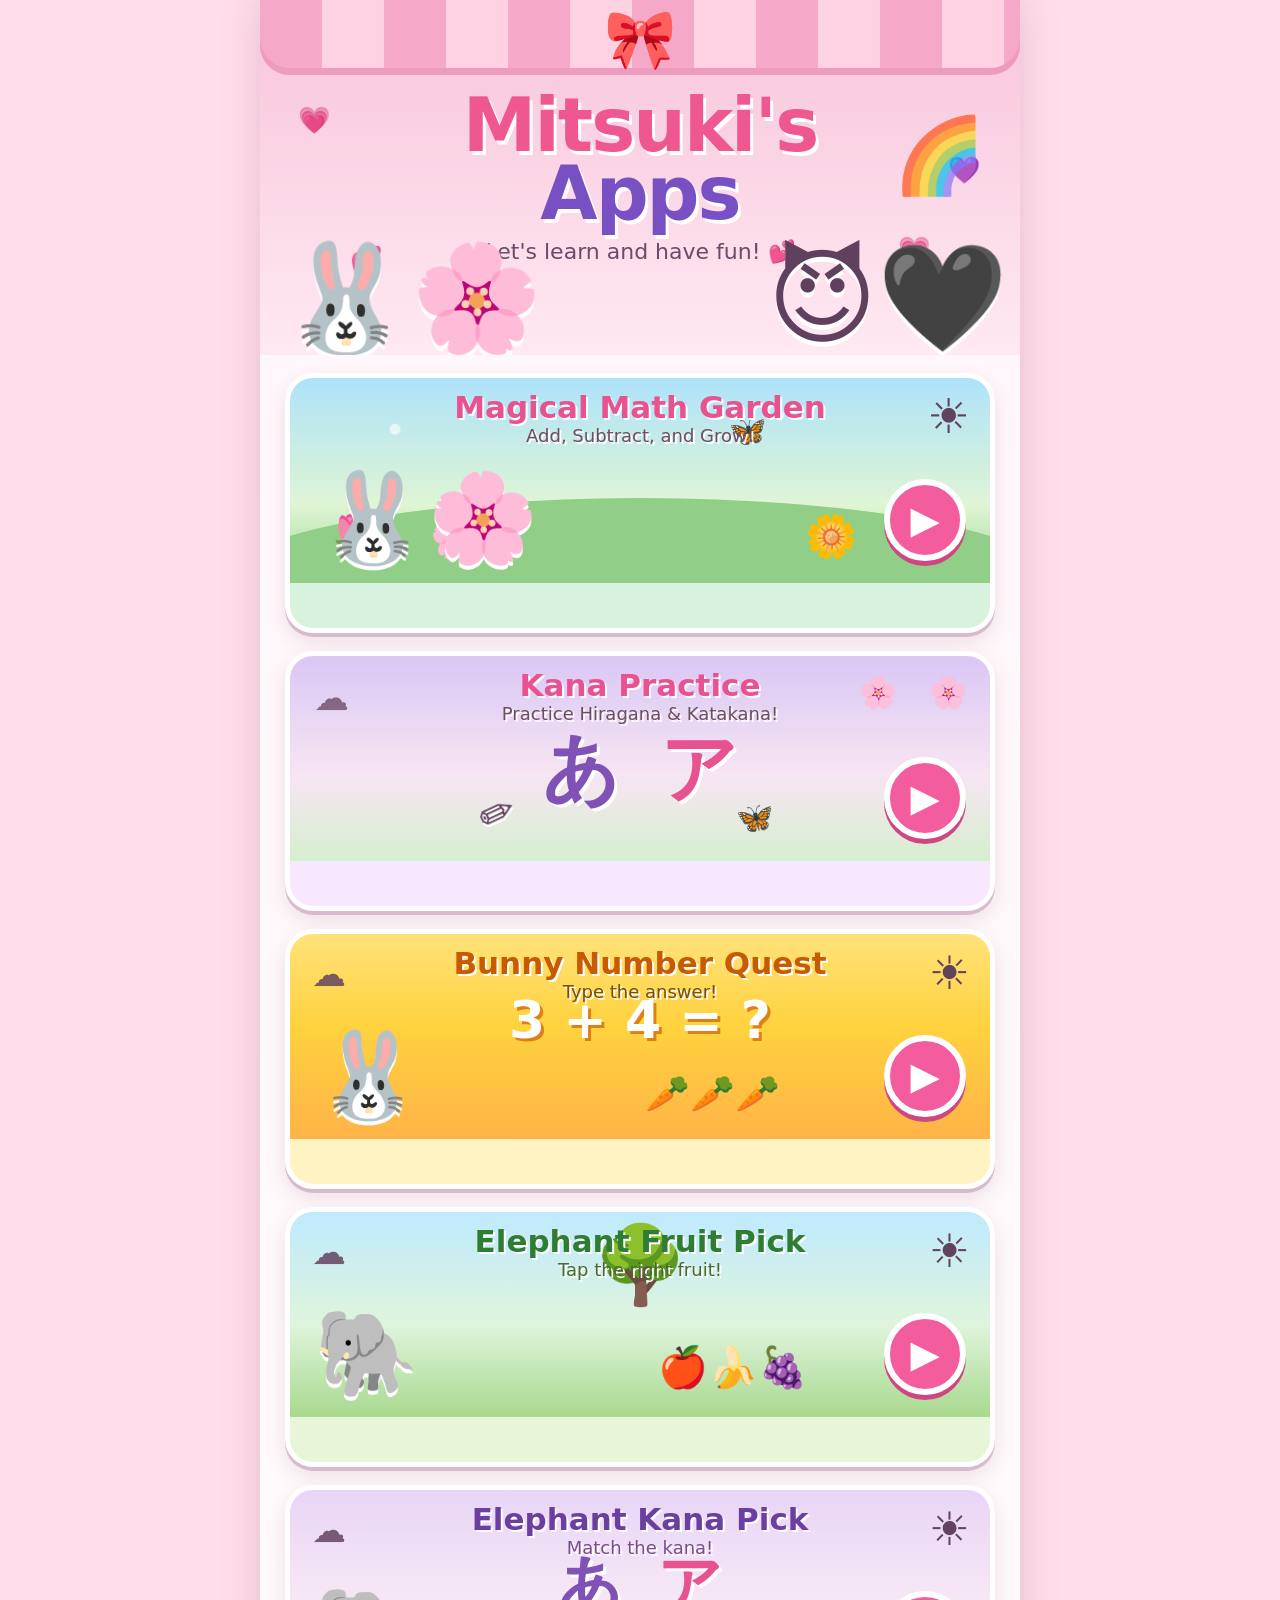
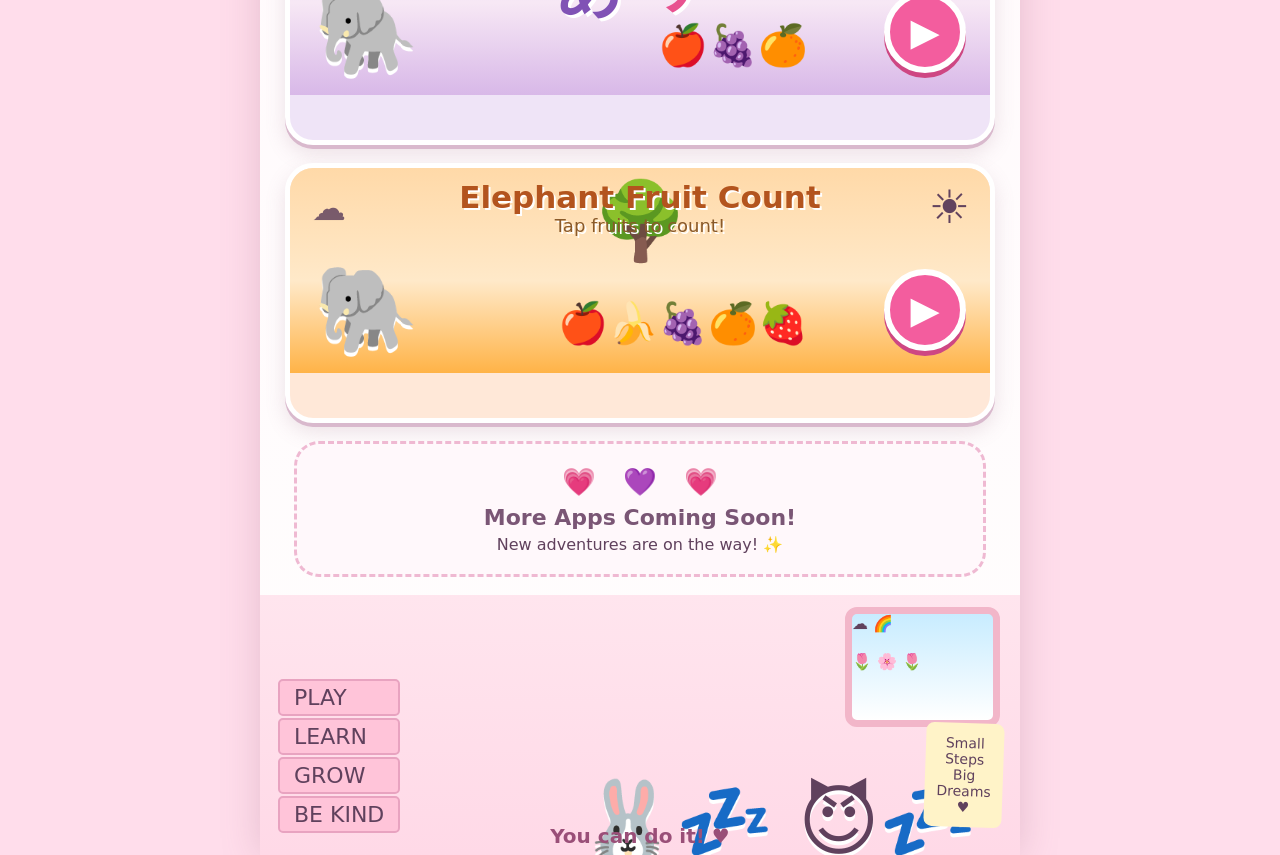
<file: index.html>
<!doctype html>
<html lang="en">
<head>
<meta charset="utf-8">
<meta name="viewport" content="width=device-width,initial-scale=1">
<title>Mitsuki's Apps</title>
<style>
*{box-sizing:border-box}html,body{margin:0;min-height:100%;font-family:"Trebuchet MS","Arial Rounded MT Bold",system-ui,sans-serif;color:#60415d}
body{background:#ffddeb}
.page{width:min(760px,100%);min-height:100vh;margin:auto;background:#fff8fb;overflow:hidden;box-shadow:0 0 35px #9d668044}
.hero{height:355px;position:relative;overflow:hidden;text-align:center;padding-top:18px;background:linear-gradient(#f7c4d9,#ffe9f3)}
.awning{height:75px;position:absolute;left:0;right:0;top:0;background:repeating-linear-gradient(90deg,#f6a8c9 0 62px,#ffd2e3 62px 124px);border-radius:0 0 30px 30px;box-shadow:inset 0 -7px #ee9cbd}
.awning:after{content:"";position:absolute;left:50%;top:5px;transform:translateX(-50%);font-size:58px;content:"🎀"}
.hearts{position:absolute;font-size:26px;opacity:.9}.h1{left:38px;top:105px}.h2{right:40px;top:155px}.h3{left:90px;top:245px}.h4{right:90px;top:235px}
.rainbow{position:absolute;right:35px;top:112px;font-size:74px;opacity:.7}
.hero h1{position:relative;margin:73px 0 0;font-size:clamp(45px,10vw,74px);line-height:.92;color:#ef5791;text-shadow:3px 4px white;letter-spacing:-2px}
.hero h1 span{color:#7850c4;display:block}.tag{font-size:22px;margin-top:12px;color:#684c69}
.mascot{position:absolute;bottom:-5px;font-size:105px;filter:drop-shadow(0 5px white);z-index:2}.m1{left:20px}.m2{right:12px}
.content{padding:18px 25px 30px;background:linear-gradient(#fff7fb,#fffdfd)}
.appcard{display:block;position:relative;text-decoration:none;color:#62435e;border:5px solid white;border-radius:28px;overflow:hidden;background:#d8f2dd;box-shadow:0 4px 0 #d9b9cd,0 9px 20px #9b6d8730;min-height:260px}
.garden{height:205px;position:relative;overflow:hidden;background:linear-gradient(#aee2fa,#dff5d5 62%,#9bd68e)}
.garden:before{content:"";position:absolute;inset:0;background:radial-gradient(circle at 15% 25%,#fff9 0 5px,transparent 6px),radial-gradient(circle at 70% 18%,#fff8 0 4px,transparent 5px)}
.garden .sun{position:absolute;right:20px;top:10px;font-size:48px}.hill{position:absolute;left:-10%;bottom:-85px;width:120%;height:170px;background:#91cf88;border-radius:50% 50% 0 0}
.garden .flower{position:absolute;bottom:22px;font-size:42px;z-index:3}.fl1{left:5%}.fl2{left:20%}.fl3{right:19%}.fl4{right:4%}
.garden .girl{position:absolute;left:28px;bottom:13px;font-size:88px;z-index:4;filter:drop-shadow(0 4px white)}
.garden .butter{position:absolute;right:32%;top:35px;font-size:30px}
.play{position:absolute;right:24px;bottom:22px;width:82px;height:82px;border-radius:50%;background:#f35d9e;color:white;border:6px solid white;display:grid;place-items:center;font-size:38px;z-index:6;box-shadow:0 5px #ce4783}
.cardtext{position:absolute;left:0;right:0;top:11px;text-align:center;z-index:7;text-shadow:2px 2px white}.cardtext b{display:block;font-size:31px;color:#e85290}.cardtext span{font-size:18px;color:#704e61}
.more{margin:18px 9px 0;min-height:135px;border:3px dashed #efb9d2;border-radius:25px;text-align:center;padding:20px;background:#fff8fb;position:relative}
.more .heart{font-size:27px}.more strong{display:block;font-size:22px;color:#7a5675;margin:5px}
.cozy{height:260px;margin:18px -25px -30px;padding:20px 28px;position:relative;overflow:hidden;background:linear-gradient(#ffe5ee,#ffd9e7)}
.window{position:absolute;right:20px;top:12px;width:155px;height:120px;border:7px solid #f2b6c9;border-radius:12px;background:linear-gradient(#c8ecff,#fff)}
.books{position:absolute;left:18px;bottom:22px;font-size:22px;line-height:1.05}.books div{padding:5px 14px;border-radius:5px;margin-top:2px;background:#ffc4d9;border:2px solid #e8a3c0}
.sleep{position:absolute;left:42%;bottom:-12px;font-size:78px;filter:drop-shadow(0 4px white)}
.note{position:absolute;right:17px;bottom:28px;background:#fff3c8;padding:12px;border-radius:8px;transform:rotate(2deg);font-size:14px;text-align:center}
.you{position:absolute;bottom:7px;left:50%;transform:translateX(-50%);font-size:20px;font-weight:bold;color:#9a4f78;white-space:nowrap}
.kana-card{background:#f7e8ff;margin-top:18px}
.kana-scene{height:205px;position:relative;overflow:hidden;background:linear-gradient(#d9c7f5,#f7e5f3 58%,#d6efcf)}
.kana-cloud{position:absolute;left:24px;top:22px;font-size:35px;opacity:.75}
.kana-sakura{position:absolute;right:22px;top:16px;font-size:31px;opacity:.85}
.kana-character{position:absolute;left:50%;top:63px;transform:translateX(-50%);font-family:"Hiragino Sans","Yu Gothic",sans-serif;font-size:76px;font-weight:600;color:#8052b5;text-shadow:3px 3px white;white-space:nowrap}
.kana-character span{color:#e85290;margin-left:18px}
.kana-pencil{position:absolute;left:27%;bottom:23px;font-size:43px;transform:rotate(-25deg);z-index:4;filter:drop-shadow(0 3px white)}
.kana-butterfly{position:absolute;right:31%;bottom:26px;font-size:30px;z-index:4}
.bunny-card{background:#fff3c4;margin-top:18px}
.bunny-scene{height:205px;position:relative;overflow:hidden;background:linear-gradient(#ffe27a,#ffd23e 45%,#ffb347)}
.bunny-sun{position:absolute;right:20px;top:12px;font-size:46px}
.bunny-cloud{position:absolute;left:22px;top:20px;font-size:34px;opacity:.85}
.bunny-numbers{position:absolute;left:50%;top:56px;transform:translateX(-50%);font-size:52px;font-weight:900;color:#fff;text-shadow:3px 3px #e07f13;white-space:nowrap}
.bunny-bunny{position:absolute;left:26px;bottom:14px;font-size:84px;z-index:4;filter:drop-shadow(0 4px white)}
.bunny-carrot{position:absolute;right:30%;bottom:24px;font-size:36px;z-index:4}
.bunny-card .cardtext b{color:#c85a00}
.bunny-card .cardtext span{color:#7a4d12}
.elephant-card{background:#e8f5d8;margin-top:18px}
.elephant-scene{height:205px;position:relative;overflow:hidden;background:linear-gradient(#bfeaff,#dff4dc 55%,#a8d98f)}
.elephant-sun{position:absolute;right:20px;top:12px;font-size:46px}
.elephant-cloud{position:absolute;left:22px;top:20px;font-size:34px;opacity:.85}
.elephant-tree{position:absolute;left:50%;top:8px;transform:translateX(-50%);font-size:76px;z-index:2}
.elephant-ele{position:absolute;left:24px;bottom:14px;font-size:84px;z-index:4;filter:drop-shadow(0 4px white)}
.elephant-fruit{position:absolute;right:26%;bottom:26px;font-size:40px;z-index:4}
.elephant-card .cardtext b{color:#2e7d32}
.elephant-card .cardtext span{color:#4a6b2a}
.kana-elephant-card{background:#efe4f7;margin-top:18px}
.kana-elephant-scene{height:205px;position:relative;overflow:hidden;background:linear-gradient(#e8d5f7,#f7e8f5 55%,#d8b8e8)}
.kana-elephant-kana{position:absolute;left:50%;top:52px;transform:translateX(-50%);font-family:"Hiragino Sans","Yu Gothic",sans-serif;font-size:64px;font-weight:600;color:#8052b5;text-shadow:3px 3px white;white-space:nowrap}
.kana-elephant-kana span{color:#e85290;margin-left:16px}
.kana-elephant-card .cardtext b{color:#6b3fa0}
.kana-elephant-card .cardtext span{color:#7a4d8f}
.count-elephant-card{background:#ffe8d8;margin-top:18px}
.count-elephant-scene{height:205px;position:relative;overflow:hidden;background:linear-gradient(#ffd9a8,#ffe9c9 55%,#ffb347)}
.count-elephant-card .cardtext b{color:#b3541e}
.count-elephant-card .cardtext span{color:#8a5a2a}
@media(max-width:500px){.hero{height:330px}.mascot{font-size:82px}.m1{left:4px}.m2{right:0}.content{padding-left:13px;padding-right:13px}.cozy{margin-left:-13px;margin-right:-13px}.sleep{left:37%}.note{font-size:12px}}
</style>
</head>
<body>
<div class="page">
<section class="hero">
<div class="awning"></div>
<div class="hearts h1">💗</div><div class="hearts h2">💜</div><div class="hearts h3">💕</div><div class="hearts h4">💗</div>
<div class="rainbow">🌈</div>
<h1>Mitsuki's<span>Apps</span></h1>
<div class="tag">Let's learn and have fun! 💕</div>
<div class="mascot m1">🐰🌸</div><div class="mascot m2">😈🖤</div>
</section>
<main class="content">
<a class="appcard" href="math/">
<div class="garden"><div class="sun">☀️</div><div class="hill"></div><div class="flower fl1">🌷</div><div class="flower fl2">🌸</div><div class="flower fl3">🌼</div><div class="flower fl4">🌷</div><div class="butter">🦋</div><div class="girl">🐰🌸</div><div class="cardtext"><b>Magical Math Garden</b><span>Add, Subtract, and Grow!</span></div><div class="play">▶</div></div>
</a>

<a class="appcard kana-card" href="kana/">
<div class="kana-scene">
  <div class="kana-cloud">☁️</div>
  <div class="kana-sakura">🌸　🌸</div>
  <div class="kana-character">あ <span>ア</span></div>
  <div class="kana-pencil">✏️</div>
  <div class="kana-butterfly">🦋</div>
  <div class="cardtext"><b>Kana Practice</b><span>Practice Hiragana &amp; Katakana!</span></div>
  <div class="play">▶</div>
</div>
</a>

<a class="appcard bunny-card" href="math/number-quest.html">
<div class="bunny-scene">
  <div class="bunny-cloud">☁️</div>
  <div class="bunny-sun">☀️</div>
  <div class="bunny-numbers">3 + 4 = ?</div>
  <div class="bunny-bunny">🐰</div>
  <div class="bunny-carrot">🥕🥕🥕</div>
  <div class="cardtext"><b>Bunny Number Quest</b><span>Type the answer!</span></div>
  <div class="play">▶</div>
</div>
</a>

<a class="appcard elephant-card" href="math/elephant-fruit.html">
<div class="elephant-scene">
  <div class="elephant-cloud">☁️</div>
  <div class="elephant-sun">☀️</div>
  <div class="elephant-tree">🌳</div>
  <div class="elephant-ele">🐘</div>
  <div class="elephant-fruit">🍎🍌🍇</div>
  <div class="cardtext"><b>Elephant Fruit Pick</b><span>Tap the right fruit!</span></div>
  <div class="play">▶</div>
</div>
</a>

<a class="appcard kana-elephant-card" href="kana/elephant-kana.html">
<div class="kana-elephant-scene">
  <div class="elephant-cloud">☁️</div>
  <div class="elephant-sun">☀️</div>
  <div class="kana-elephant-kana">あ <span>ア</span></div>
  <div class="elephant-ele">🐘</div>
  <div class="elephant-fruit">🍎🍇🍊</div>
  <div class="cardtext"><b>Elephant Kana Pick</b><span>Match the kana!</span></div>
  <div class="play">▶</div>
</div>
</a>

<a class="appcard count-elephant-card" href="math/elephant-count.html">
<div class="count-elephant-scene">
  <div class="elephant-cloud">☁️</div>
  <div class="elephant-sun">☀️</div>
  <div class="elephant-tree">🌳</div>
  <div class="elephant-ele">🐘</div>
  <div class="elephant-fruit">🍎🍌🍇🍊🍓</div>
  <div class="cardtext"><b>Elephant Fruit Count</b><span>Tap fruits to count!</span></div>
  <div class="play">▶</div>
</div>
</a>

<div class="more"><div class="heart">💗　💜　💗</div><strong>More Apps Coming Soon!</strong><span>New adventures are on the way! ✨</span></div>
<div class="cozy"><div class="window">☁️ 🌈<br><br>🌷 🌸 🌷</div><div class="books"><div>PLAY</div><div>LEARN</div><div>GROW</div><div>BE KIND</div></div><div class="sleep">🐰💤 😈💤</div><div class="note">Small<br>Steps<br>Big<br>Dreams<br>♥</div><div class="you">You can do it! ♥</div></div>
</main>
</div>
<script>if("serviceWorker" in navigator){navigator.serviceWorker.register("sw.js").catch(()=>{});}</script>
</body></html>
</file>
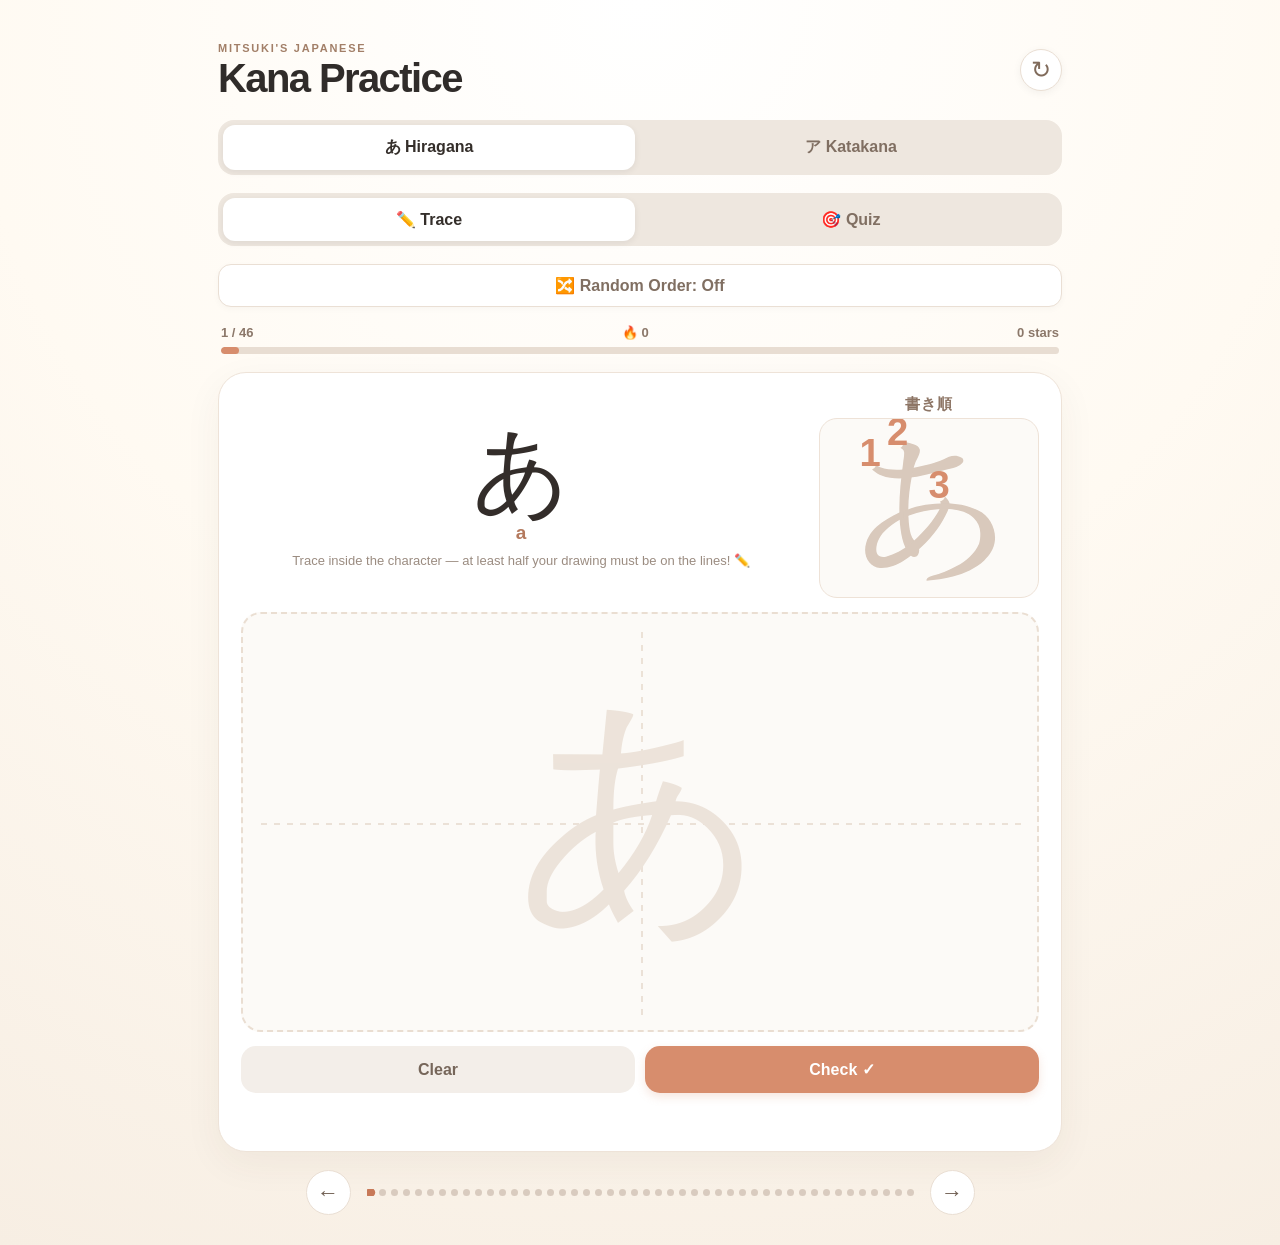
<file: kana/index.html>
<!doctype html>
<html lang="en">
<head>
  <meta charset="utf-8">
  <meta name="viewport" content="width=device-width, initial-scale=1, viewport-fit=cover, user-scalable=no">
  <meta name="theme-color" content="#fffaf2">
  <title>Mitsuki's Kana Practice</title>
  <link rel="stylesheet" href="style.css">
</head>
<body>
  <main class="app">
    <header>
      <div>
        <div class="eyebrow">MITSUKI'S JAPANESE</div>
        <h1>Kana Practice</h1>
      </div>
      <button id="resetProgress" class="icon-btn" aria-label="Reset progress">↻</button>
    </header>

    <section class="mode-row">
      <button class="mode active" data-mode="hiragana">あ Hiragana</button>
      <button class="mode" data-mode="katakana">ア Katakana</button>
    </section>
    <section class="view-row">
      <button class="view active" id="traceViewBtn">✏️ Trace</button>
      <button class="view" id="quizViewBtn">🎯 Quiz</button>
    </section>
    <button id="randomBtn" class="random-btn">🔀 Random Order: Off</button>

    <section class="progress-wrap">
      <div class="progress-label"><span id="progressText">1 / 46</span><span id="streakText">🔥 0</span><span id="scoreText">0 stars</span></div>
      <div class="progress"><div id="progressBar"></div></div>
    </section>

    <section class="practice-card">
      <div class="instruction-row">
        <div class="character-side">
          <div class="character" id="character">あ</div>
          <div class="romaji" id="romaji">a</div>
          <div class="hint">Trace inside the character — at least half your drawing must be on the lines! ✏️</div>
        </div>
        <div class="stroke-side">
          <div class="stroke-title">書き順</div>
          <div class="stroke-order" id="strokeOrder"><div class="stroke-loading">Loading…</div></div>
        </div>
      </div>

      <div class="canvas-wrap" id="canvasWrap">
        <canvas id="guideCanvas"></canvas>
        <canvas id="drawCanvas"></canvas>
      </div>

      <div class="actions">
        <button id="clearBtn" class="secondary">Clear</button>
        <button id="checkBtn" class="primary">Check ✓</button>
      </div>
      <div id="feedback" class="feedback" aria-live="polite"></div>
    </section>

    <section class="quiz-card hidden" id="quizCard">
      <div class="quiz-prompt">Which one is “<span id="quizPrompt">ka</span>”?</div>
      <div class="quiz-options" id="quizOptions"></div>
      <div id="quizFeedback" class="feedback" aria-live="polite"></div>
      <button id="quizNextBtn" class="secondary quiz-next">Next question →</button>
    </section>

    <section class="quick-nav">
      <button id="prevBtn">←</button>
      <div id="dots"></div>
      <button id="nextBtn">→</button>
    </section>
  </main>
  <script src="app.js"></script>
<script>if("serviceWorker" in navigator){navigator.serviceWorker.register("../sw.js").catch(()=>{});}</script>
</body>
</html>
</file>
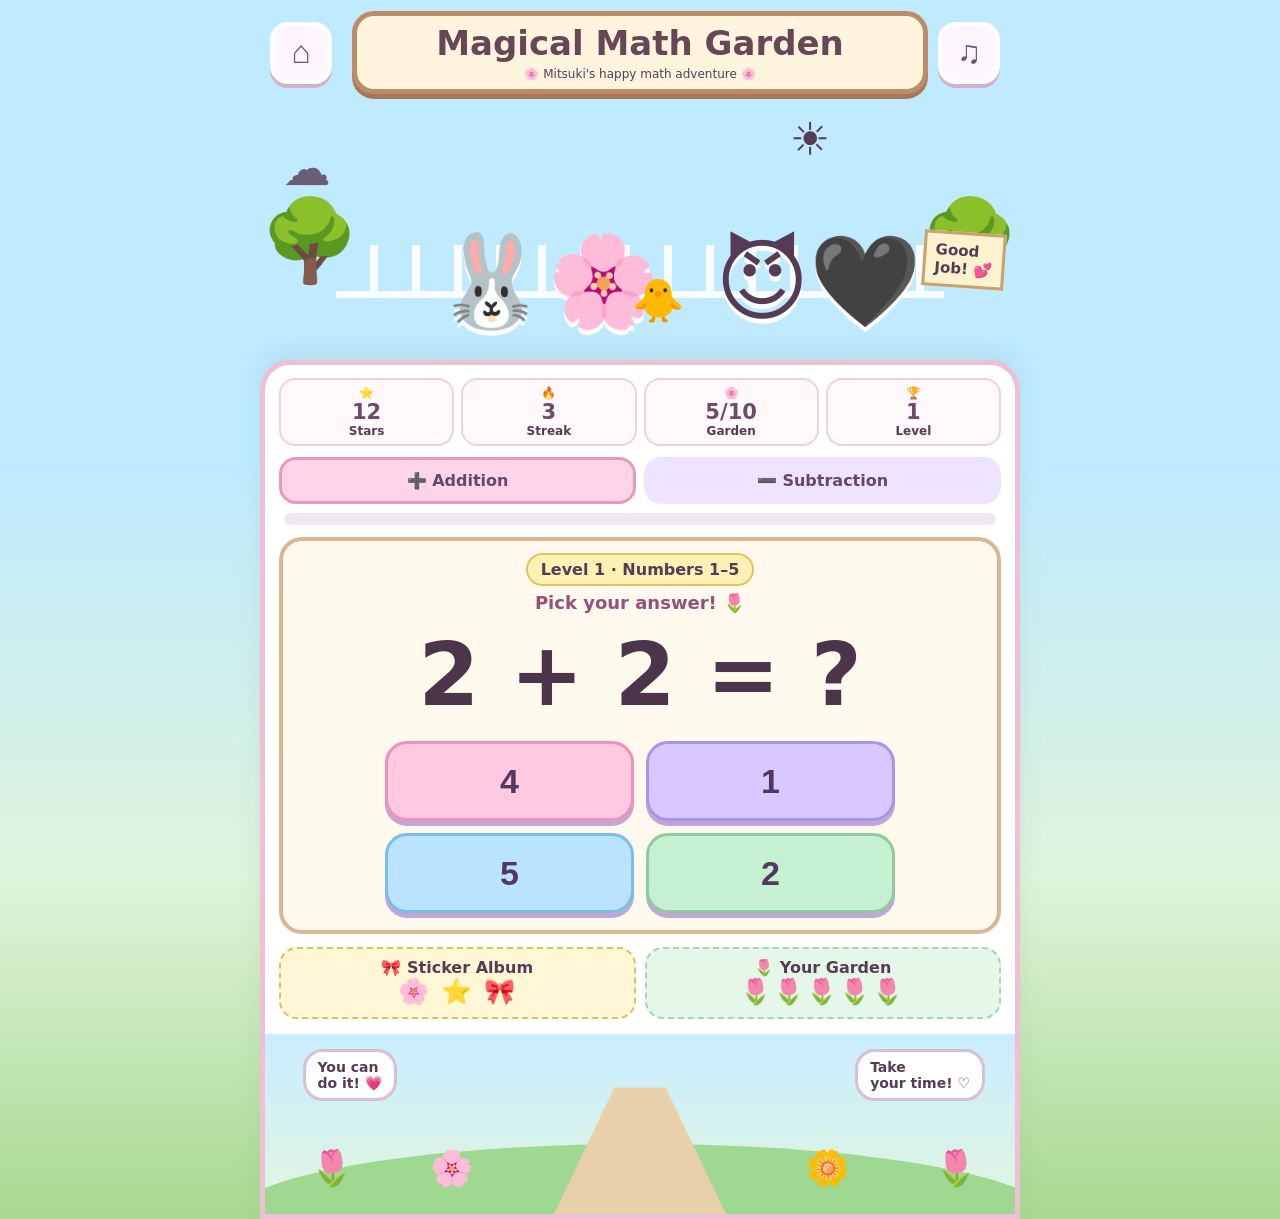
<file: math/index.html>
<!doctype html>
<html lang="en">
<head>
<meta charset="utf-8">
<meta name="viewport" content="width=device-width,initial-scale=1">
<title>Magical Math Garden</title>
<style>
*{box-sizing:border-box}html,body{margin:0;min-height:100%;font-family:"Trebuchet MS","Arial Rounded MT Bold",system-ui,sans-serif;color:#563b55}
body{background:linear-gradient(#bfeaff 0 38%,#dff4dc 72%,#a8d98f);overflow-x:hidden}
.page{width:min(760px,100%);margin:auto;min-height:100vh;position:relative}
.top{height:105px;display:grid;grid-template-columns:72px 1fr 72px;gap:10px;align-items:center;padding:10px}
.icon{height:62px;width:62px;border:4px solid white;border-radius:18px;background:#fff7ff;color:#704c8b;box-shadow:0 4px #d2b2cf;font-size:32px;cursor:pointer}
.sign{background:#fff5df;border:5px solid #bd8b68;border-radius:22px;text-align:center;padding:7px 4px;box-shadow:0 5px #a87859}.sign b{font-size:clamp(23px,5vw,34px);display:block;color:#684655}.sign small{font-size:12px}
.sky{height:255px;position:relative;overflow:hidden}.cloud{position:absolute;font-size:48px;opacity:.8}.c1{left:3%;top:35px}.c2{right:5%;top:75px}.tree{position:absolute;font-size:80px;bottom:72px}.t1{left:0}.t2{right:0}.sun{position:absolute;right:25%;top:8px;font-size:45px}
.fence{position:absolute;left:10%;right:10%;bottom:62px;height:48px;border-bottom:7px solid #fff;opacity:.9}.fence:before{content:"";position:absolute;inset:-5px 0 0;background:repeating-linear-gradient(90deg,transparent 0 34px,#fff 34px 42px);clip-path:polygon(0 0,100% 0,100% 100%,0 100%)}
.char{position:absolute;bottom:26px;font-size:90px;z-index:4;filter:drop-shadow(0 5px white);animation:bob 2.2s ease-in-out infinite}.char.left{left:23%}.char.right{right:13%;animation-delay:.45s}
.chick{position:absolute;bottom:35px;left:49%;font-size:42px;z-index:5}.sign2{position:absolute;right:2%;bottom:72px;background:#fff2cf;border:3px solid #c8a26d;padding:7px 9px;transform:rotate(4deg);font-weight:bold;font-size:15px}
@keyframes bob{50%{transform:translateY(-8px) rotate(-2deg)}}
.panel{background:#fff;border:5px solid #efbfd6;border-radius:30px 30px 0 0;position:relative;z-index:6;padding:13px 14px 25px;box-shadow:0 -8px 25px #688f6520}
.stats{display:grid;grid-template-columns:repeat(4,1fr);gap:7px}.stat{background:#fff9fb;border:2px solid #efd1df;border-radius:16px;text-align:center;padding:6px 2px;font-size:12px;font-weight:bold}.stat b{display:block;font-size:21px;color:#704a66}
.mode{display:flex;gap:8px;margin:11px 0 9px}.mode button{flex:1;padding:11px;border:3px solid transparent;border-radius:17px;background:#eee4ff;color:#65466f;font:inherit;font-weight:bold;cursor:pointer}.mode .active{background:#ffd4e6;border-color:#e999bb}
.progress{height:12px;background:#eee9ef;border-radius:20px;overflow:hidden;margin:0 5px 12px}.bar{height:100%;width:0;background:linear-gradient(90deg,#ff83b8,#a886e3);transition:.35s}
.question{background:#fff9ee;border:4px solid #d7b890;border-radius:23px;padding:12px 10px 17px;text-align:center}.badge{display:inline-block;background:#fff0b3;border:2px solid #e1c55c;border-radius:20px;padding:5px 13px;font-weight:bold}.message{min-height:27px;margin:6px 0;color:#975178;font-size:18px;font-weight:bold}
.problem{font-size:clamp(52px,14vw,88px);font-weight:900;line-height:1;margin:12px 0 22px;color:#4c344a}
.answers{display:grid;grid-template-columns:repeat(2,1fr);gap:12px;max-width:510px;margin:auto}.answer{min-height:80px;border-radius:22px;font-size:34px;font-weight:bold;border:3px solid #d9c1e8;box-shadow:0 5px #c3a6d6;background:#efdcff;color:#533960;cursor:pointer}.answer:nth-child(1){background:#ffc9e0;border-color:#ef91b9}.answer:nth-child(2){background:#d8c8ff;border-color:#a995e7}.answer:nth-child(3){background:#b9e3ff;border-color:#77bfe9}.answer:nth-child(4){background:#c6f0d2;border-color:#8dcc9e}.answer:active{transform:translateY(3px);box-shadow:0 2px #b99bca}.answer.correct{animation:win .45s;background:#bdf0c8!important;border-color:#72bf83!important}.answer.wrong{animation:shake .35s;background:#ffd6df!important}
@keyframes win{50%{transform:scale(1.08) rotate(2deg)}}@keyframes shake{25%{transform:translateX(-7px)}75%{transform:translateX(7px)}}
.next{display:none;margin:16px auto 0;background:#f05d9f;color:white;border:0;border-radius:19px;padding:13px 28px;font:inherit;font-size:19px;font-weight:bold;box-shadow:0 5px #c44880;cursor:pointer}
.bottomscene{margin:15px -14px -25px;height:180px;position:relative;overflow:hidden;background:linear-gradient(#c9edff,#e2f6df)}.bottomscene:after{content:"";position:absolute;left:-5%;bottom:-80px;width:110%;height:150px;background:#9ed891;border-radius:50% 50% 0 0}.path{position:absolute;z-index:2;bottom:-15px;left:38%;width:24%;height:145px;background:#e7d0aa;transform:perspective(100px) rotateX(4deg);clip-path:polygon(35% 0,65% 0,100% 100%,0 100%)}.bflower{position:absolute;z-index:3;font-size:35px;bottom:25px}.bf1{left:6%}.bf2{left:22%}.bf3{right:22%}.bf4{right:5%}.speech{position:absolute;z-index:5;background:white;border:3px solid #d9bfd1;border-radius:20px;padding:7px 12px;font-weight:bold;font-size:14px}.s1{left:5%;top:15px}.s2{right:4%;top:15px}
.reward{display:grid;grid-template-columns:1fr 1fr;gap:9px;margin-top:13px}.box{background:#fff7d5;border:2px dashed #dfc15d;border-radius:18px;text-align:center;padding:9px}.box.green{background:#e5f7e8;border-color:#a6d5ae}.box b{display:block}.stickers,.flowers{font-size:25px;min-height:31px;letter-spacing:2px}
.petal{position:fixed;z-index:20;pointer-events:none;font-size:25px;animation:fall 1.3s ease-out forwards}@keyframes fall{to{transform:translateY(90vh) rotate(500deg);opacity:0}}
.modal{position:fixed;inset:0;background:#fff9;display:none;align-items:center;justify-content:center;z-index:30}.modal.show{display:flex}.modalin{width:min(430px,90%);background:white;border:5px solid #efb9d5;border-radius:28px;padding:23px;text-align:center;box-shadow:0 15px 50px #5d416050}.modalin .big{font-size:58px}.modalin h2{color:#8b4773}.modalin button{background:#ef5e9f;color:white;border:0;border-radius:18px;padding:12px 23px;font:inherit;font-weight:bold}
@media(max-width:470px){.top{grid-template-columns:57px 1fr 57px}.icon{width:52px;height:52px;font-size:26px}.sky{height:225px}.char{font-size:68px}.char.left{left:18%}.char.right{right:8%}.chick{font-size:34px}.sign2{font-size:12px}.panel{padding-left:10px;padding-right:10px}.bottomscene{margin-left:-10px;margin-right:-10px}.reward{grid-template-columns:1fr}}
</style>
</head>
<body>
<div class="page">
<div class="top"><button class="icon" onclick="location.href='../'">⌂</button><div class="sign"><b>Magical Math Garden</b><small>🌸 Mitsuki's happy math adventure 🌸</small></div><button class="icon" id="music" onclick="toggleMusic()">♫</button></div>
<div class="sky"><div class="sun">☀️</div><div class="cloud c1">☁️</div><div class="cloud c2">☁️</div><div class="tree t1">🌳</div><div class="tree t2">🌳</div><div class="fence"></div><div class="char left">🐰🌸</div><div class="char right">😈🖤</div><div class="chick">🐥</div><div class="sign2">Good<br>Job! 💕</div></div>
<div class="panel">
<div class="stats"><div class="stat">⭐<b id="score">12</b>Stars</div><div class="stat">🔥<b id="streak">3</b>Streak</div><div class="stat">🌸<b id="gardenCount">5/10</b>Garden</div><div class="stat">🏆<b id="level">1</b>Level</div></div>
<div class="mode"><button id="add" class="active" onclick="setMode('add')">➕ Addition</button><button id="sub" onclick="setMode('sub')">➖ Subtraction</button></div>
<div class="progress"><div class="bar" id="bar"></div></div>
<div class="question"><span class="badge" id="badge">Level 1 · Numbers 1–5</span><div class="message" id="message">You can do it! 💗</div><div class="problem" id="problem">3 + 4 = ?</div><div class="answers" id="answers"></div><button class="next" id="next" onclick="newProblem()">Next! 🎀</button></div>
<div class="reward"><div class="box"><b>🎀 Sticker Album</b><div class="stickers" id="stickers">🌸 ⭐ 🎀</div></div><div class="box green"><b>🌷 Your Garden</b><div class="flowers" id="flowers">🌷🌸🌼🌷🌸</div></div></div>
<div class="bottomscene"><div class="speech s1">You can<br>do it! 💗</div><div class="speech s2">Take<br>your time! ♡</div><div class="path"></div><div class="bflower bf1">🌷</div><div class="bflower bf2">🌸</div><div class="bflower bf3">🌼</div><div class="bflower bf4">🌷</div></div>
</div></div>
<div class="modal" id="modal"><div class="modalin"><div class="big">🌸🐰⭐🖤</div><h2>Garden Level Up!</h2><p id="uptext">Your garden is growing!</p><button onclick="closeModal()">Keep Playing! 🎀</button></div></div>
<script>
let mode='add',a=3,b=4,answer=7,locked=false,score=12,streak=3,flowers=5,level=1,round=0,stickers=['🌸','⭐','🎀'];
const good=['Amazing! 🌸','You got it! 💕','Super math! ⭐','Wonderful! 🎀','Perfect! 🖤','Math magic! ✨'];
const retry=['Good try! 🐰','Almost! Try again! 🌷','You can do it! 💕','Take your time! 🌸'];
function rand(a,b){return Math.floor(Math.random()*(b-a+1))+a}
function setMode(m){mode=m;document.getElementById('add').classList.toggle('active',m==='add');document.getElementById('sub').classList.toggle('active',m==='sub');newProblem()}
function maxNum(){return level===1?5:level===2?7:9}
function newProblem(){
 locked=false;document.getElementById('next').style.display='none';document.getElementById('message').textContent='Pick your answer! 🌷';
 let mx=maxNum();
 if(mode==='add'){a=rand(0,mx);b=rand(0,mx-a);answer=a+b}else{a=rand(0,mx);b=rand(0,a);answer=a-b}
 document.getElementById('problem').textContent=`${a} ${mode==='add'?'+':'−'} ${b} = ?`;
 let s=new Set([answer]);while(s.size<4){let n=answer+rand(1,3)*(Math.random()<.5?-1:1);if(n>=0&&n<=9)s.add(n)}
 document.getElementById('answers').innerHTML=[...s].sort(()=>Math.random()-.5).map(n=>`<button class="answer" onclick="check(${n},this)">${n}</button>`).join('');
 update()
}
function check(n,btn){
 if(locked)return;
 if(n!==answer){btn.classList.add('wrong');setTimeout(()=>btn.classList.remove('wrong'),400);streak=0;document.getElementById('message').textContent=retry[rand(0,retry.length-1)];update();return}
 locked=true;score++;streak++;flowers++;round++;btn.classList.add('correct');document.querySelectorAll('.answer').forEach(x=>x.disabled=true);document.getElementById('message').textContent=good[rand(0,good.length-1)];
 if(streak%3===0)earnSticker();
 if(round>=5){round=0;if(level<3){level++;showLevel()}}
 update();celebrate();document.getElementById('next').style.display='inline-block'
}
function earnSticker(){const p=['🌸','🎀','🍓','⭐','🩷','🦄','🌈','🍭','🐰','🖤','✨','🌷'];stickers.push(p[stickers.length%p.length]);document.getElementById('stickers').textContent=stickers.join(' ')}
function update(){document.getElementById('score').textContent=score;document.getElementById('streak').textContent=streak;document.getElementById('gardenCount').textContent=Math.min(flowers,10)+'/10';document.getElementById('level').textContent=level;document.getElementById('badge').textContent=`Level ${level} · Numbers 1–${maxNum()}`;document.getElementById('flowers').textContent='🌷'.repeat(Math.min(flowers,10));document.getElementById('bar').style.width=(round/5*100)+'%'}
function showLevel(){document.getElementById('uptext').textContent=level===2?'Numbers are getting a little bigger! 🌷':'You reached the Magical Math Garden! 🌈';document.getElementById('modal').classList.add('show')}
function closeModal(){document.getElementById('modal').classList.remove('show')}
function celebrate(){const bits=['🌸','⭐','🎀','💕','✨','🌷'];for(let i=0;i<18;i++){let x=document.createElement('span');x.className='petal';x.textContent=bits[rand(0,bits.length-1)];x.style.left=rand(2,98)+'%';x.style.top=rand(3,20)+'%';x.style.animationDelay=(Math.random()*.2)+'s';document.body.appendChild(x);setTimeout(()=>x.remove(),1500)}}
function toggleMusic(){let b=document.getElementById('music');b.classList.toggle('off');b.textContent=b.classList.contains('off')?'🔇':'♫'}
newProblem()
</script><script>if("serviceWorker" in navigator){navigator.serviceWorker.register("../sw.js").catch(()=>{});}</script>
</body></html>
</file>
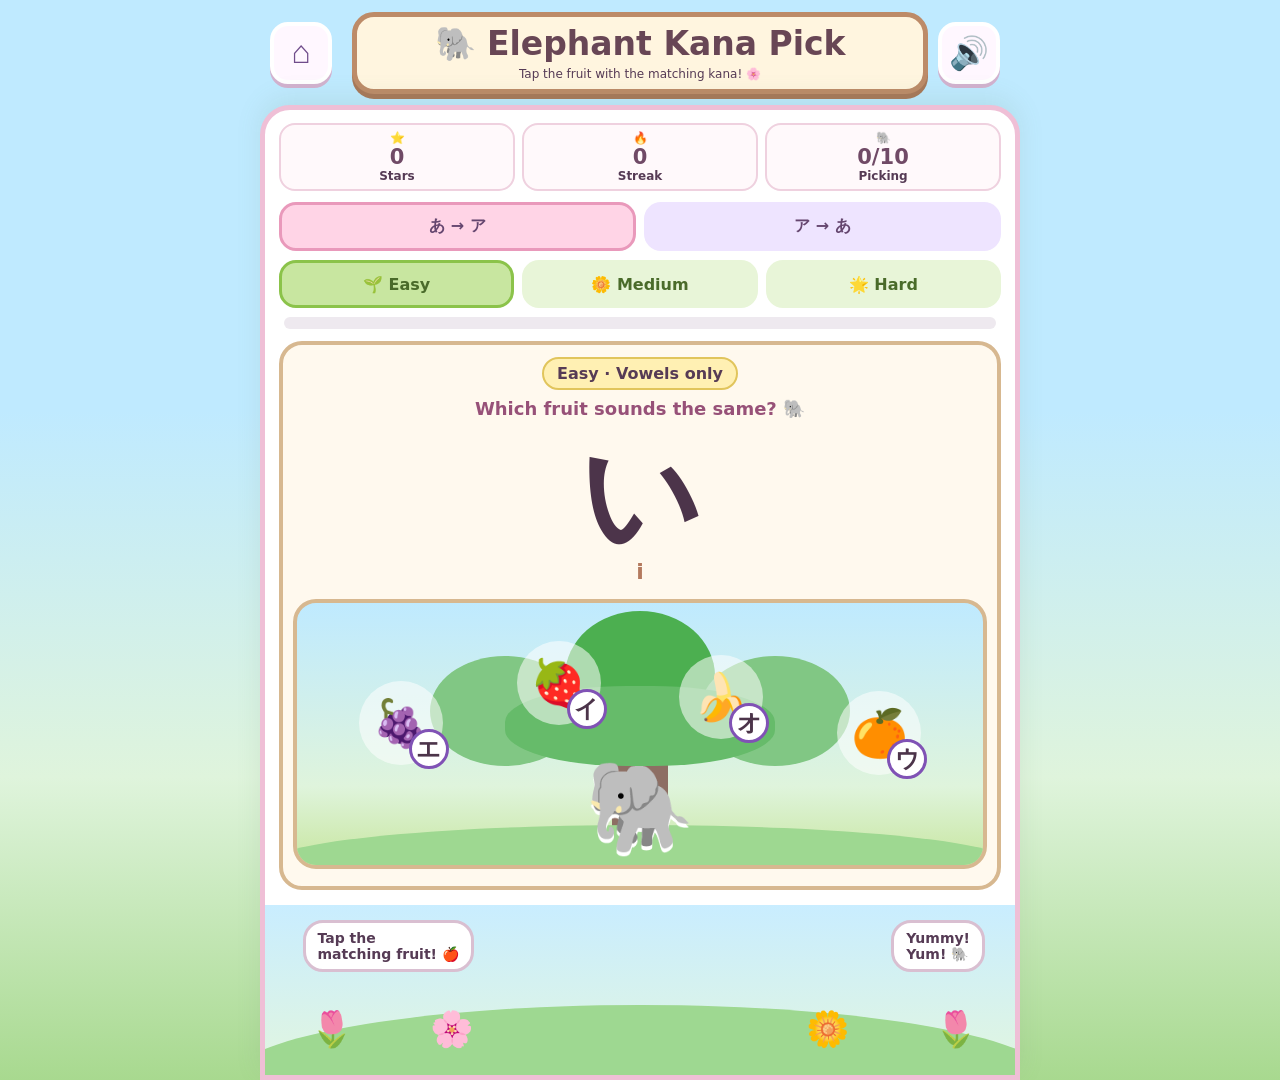
<file: kana/elephant-kana.html>
<!doctype html>
<html lang="en">
<head>
<meta charset="utf-8">
<meta name="viewport" content="width=device-width,initial-scale=1,viewport-fit=cover,user-scalable=no">
<title>Elephant Kana Pick</title>
<style>
*{box-sizing:border-box}html,body{margin:0;min-height:100%;font-family:"Trebuchet MS","Arial Rounded MT Bold",system-ui,sans-serif;color:#563b55}
body{background:linear-gradient(#bfeaff 0 38%,#dff4dc 72%,#a8d98f);overflow-x:hidden}
.page{width:min(760px,100%);margin:auto;min-height:100vh;position:relative}
.top{height:105px;display:grid;grid-template-columns:72px 1fr 72px;gap:10px;align-items:center;padding:10px}
.icon{height:62px;width:62px;border:4px solid white;border-radius:18px;background:#fff7ff;color:#704c8b;box-shadow:0 4px #d2b2cf;font-size:32px;cursor:pointer}
.sign{background:#fff5df;border:5px solid #bd8b68;border-radius:22px;text-align:center;padding:7px 4px;box-shadow:0 5px #a87859}.sign b{font-size:clamp(22px,5vw,33px);display:block;color:#684655}.sign small{font-size:12px}
.panel{background:#fff;border:5px solid #efbfd6;border-radius:30px 30px 0 0;position:relative;z-index:6;padding:13px 14px 25px;box-shadow:0 -8px 25px #688f6520}
.stats{display:grid;grid-template-columns:repeat(3,1fr);gap:7px}.stat{background:#fff9fb;border:2px solid #efd1df;border-radius:16px;text-align:center;padding:6px 2px;font-size:12px;font-weight:bold}.stat b{display:block;font-size:21px;color:#704a66}
.mode{display:flex;gap:8px;margin:11px 0 9px}.mode button{flex:1;padding:11px;border:3px solid transparent;border-radius:17px;background:#eee4ff;color:#65466f;font:inherit;font-weight:bold;cursor:pointer;min-height:48px}.mode .active{background:#ffd4e6;border-color:#e999bb}
.diff{display:flex;gap:8px;margin:0 0 9px}.diff button{flex:1;padding:11px;border:3px solid transparent;border-radius:17px;background:#e8f5d8;color:#4a6b2a;font:inherit;font-weight:bold;cursor:pointer;min-height:48px}.diff .active{background:#c8e6a0;border-color:#8bc34a}
.progress{height:12px;background:#eee9ef;border-radius:20px;overflow:hidden;margin:0 5px 12px}.bar{height:100%;width:0;background:linear-gradient(90deg,#8bc34a,#ff83b8);transition:.35s}
.question{background:#fff9ee;border:4px solid #d7b890;border-radius:23px;padding:12px 10px 17px;text-align:center}.badge{display:inline-block;background:#fff0b3;border:2px solid #e1c55c;border-radius:20px;padding:5px 13px;font-weight:bold}.message{min-height:27px;margin:8px 0;color:#975178;font-size:18px;font-weight:bold}
.prompt{font-family:"Hiragino Sans","Yu Gothic",sans-serif;font-size:clamp(80px,20vw,120px);font-weight:600;line-height:1.05;margin:6px 0 0;color:#4c344a}
.romaji-hint{font-size:22px;font-weight:800;color:#b47a5e;min-height:28px}
.tree-scene{position:relative;height:270px;overflow:hidden;background:linear-gradient(#bfeaff,#dff4dc 70%,#c8e6a0);border:4px solid #d7b890;border-radius:23px;margin-top:12px}
.tree-trunk{position:absolute;left:50%;bottom:0;transform:translateX(-50%);width:56px;height:150px;background:#8d6e63;border-radius:24px 24px 0 0;z-index:1}
.tree-canopy{position:absolute;left:50%;transform:translateX(-50%);top:8px;width:420px;height:170px;z-index:2}
.tree-canopy i{position:absolute;border-radius:50%;background:#66bb6a}
.tree-canopy i:nth-child(1){left:0;top:45px;width:150px;height:110px;background:#81c784}
.tree-canopy i:nth-child(2){left:135px;top:0;width:150px;height:130px;background:#4caf50}
.tree-canopy i:nth-child(3){right:0;top:45px;width:150px;height:110px;background:#81c784}
.tree-canopy i:nth-child(4){left:75px;top:75px;width:270px;height:80px;background:#66bb6a;border-radius:45%}
.tree-ground{position:absolute;left:-5%;bottom:-40px;width:110%;height:80px;background:#9ed891;border-radius:50% 50% 0 0;z-index:1}
.elephant{position:absolute;left:50%;bottom:6px;transform:translateX(-50%);font-size:88px;z-index:5;filter:drop-shadow(0 4px white)}
.elephant.happy{animation:elebounce .6s ease-in-out}
@keyframes elebounce{25%{transform:translateX(-50%) translateY(-22px) rotate(-4deg)}55%{transform:translateX(-50%) translateY(0) rotate(3deg)}75%{transform:translateX(-50%) translateY(-10px)}}
.fruit{position:absolute;z-index:4;width:84px;height:84px;border:0;border-radius:50%;background:rgba(255,255,255,.55);cursor:pointer;display:grid;place-items:center;font-size:46px;padding:0;transition:transform .15s}
.fruit:active{transform:scale(1.12)}
.fruit .fruit-kana{position:absolute;right:-6px;bottom:-4px;width:40px;height:40px;border-radius:50%;background:#fff;border:3px solid #8052b5;display:grid;place-items:center;font-size:24px;font-weight:600;color:#4c344a;font-family:"Hiragino Sans","Yu Gothic",sans-serif}
.fruit.f0{left:9%;top:78px}
.fruit.f1{left:32%;top:38px}
.fruit.f2{right:32%;top:52px}
.fruit.f3{right:9%;top:88px}
.fruit.picked{animation:fruitfall .8s ease-in forwards;pointer-events:none}
@keyframes fruitfall{40%{transform:translateY(90px) rotate(60deg)}100%{transform:translateY(165px) rotate(140deg);opacity:0}}
.fruit.wrong{animation:shake .35s;background:#ffd6df}
@keyframes shake{25%{transform:translateX(-7px)}75%{transform:translateX(7px)}}
.bottomscene{margin:15px -14px -25px;height:170px;position:relative;overflow:hidden;background:linear-gradient(#c9edff,#e2f6df)}.bottomscene:after{content:"";position:absolute;left:-5%;bottom:-80px;width:110%;height:150px;background:#9ed891;border-radius:50% 50% 0 0}.bflower{position:absolute;z-index:3;font-size:35px;bottom:25px}.bf1{left:6%}.bf2{left:22%}.bf3{right:22%}.bf4{right:5%}.speech{position:absolute;z-index:5;background:white;border:3px solid #d9bfd1;border-radius:20px;padding:7px 12px;font-weight:bold;font-size:14px}.s1{left:5%;top:15px}.s2{right:4%;top:15px}
.petal{position:fixed;z-index:20;pointer-events:none;font-size:25px;animation:fall 1.3s ease-out forwards}@keyframes fall{to{transform:translateY(90vh) rotate(500deg);opacity:0}}
.modal{position:fixed;inset:0;background:#fff9;display:none;align-items:center;justify-content:center;z-index:30}.modal.show{display:flex}.modalin{width:min(430px,90%);background:white;border:5px solid #efb9d5;border-radius:28px;padding:23px;text-align:center;box-shadow:0 15px 50px #5d416050}.modalin .big{font-size:58px}.modalin h2{color:#8b4773}.modalin button{background:#ef5e9f;color:white;border:0;border-radius:18px;padding:12px 23px;font:inherit;font-weight:bold;min-height:48px;cursor:pointer}
@media(max-width:470px){.top{grid-template-columns:57px 1fr 57px}.icon{width:52px;height:52px;font-size:26px}.tree-scene{height:240px}.tree-canopy{width:340px}.elephant{font-size:70px}.fruit{width:72px;height:72px;font-size:38px}.fruit .fruit-kana{width:34px;height:34px;font-size:20px}.panel{padding-left:10px;padding-right:10px}.bottomscene{margin-left:-10px;margin-right:-10px}.prompt{font-size:clamp(72px,20vw,96px)}}
</style>
</head>
<body>
<div class="page">
<div class="top"><button class="icon" onclick="location.href='../'">⌂</button><div class="sign"><b>🐘 Elephant Kana Pick</b><small>Tap the fruit with the matching kana! 🌸</small></div><button class="icon" id="muteBtn" onclick="toggleMute()">🔊</button></div>
<div class="panel">
<div class="stats"><div class="stat">⭐<b id="score">0</b>Stars</div><div class="stat">🔥<b id="streak">0</b>Streak</div><div class="stat">🐘<b id="roundCount">0/10</b>Picking</div></div>
<div class="mode"><button id="h2kBtn" class="active" onclick="setDir('h2k')">あ → ア</button><button id="k2hBtn" onclick="setDir('k2h')">ア → あ</button></div>
<div class="diff"><button id="easyBtn" class="active" onclick="setDiff('easy')">🌱 Easy</button><button id="medBtn" onclick="setDiff('medium')">🌼 Medium</button><button id="hardBtn" onclick="setDiff('hard')">🌟 Hard</button></div>
<div class="progress"><div class="bar" id="bar"></div></div>
<div class="question"><span class="badge" id="badge">Easy · Vowels only</span><div class="message" id="message">Which fruit sounds the same? 🐘</div>
<div class="prompt" id="prompt">あ</div>
<div class="romaji-hint" id="romajiHint">a</div>
<div class="tree-scene" id="treeScene">
  <div class="tree-canopy"><i></i><i></i><i></i><i></i></div>
  <div class="tree-trunk"></div>
  <div class="tree-ground"></div>
  <div id="fruits"></div>
  <div class="elephant" id="elephant">🐘</div>
</div>
</div>
<div class="bottomscene"><div class="speech s1">Tap the<br>matching fruit! 🍎</div><div class="speech s2">Yummy!<br>Yum! 🐘</div><div class="bflower bf1">🌷</div><div class="bflower bf2">🌸</div><div class="bflower bf3">🌼</div><div class="bflower bf4">🌷</div></div>
</div></div>
<div class="modal" id="modal"><div class="modalin"><div class="big">🐘🌸🎉⭐</div><h2>You did it! 🎉</h2><p id="uptext">You matched 10 kana! Amazing, Mitsuki!</p><button onclick="closeModal()">Play Again! 🐘</button></div></div>
<script>
const sets={
  hiragana:[["あ","a"],["い","i"],["う","u"],["え","e"],["お","o"],["か","ka"],["き","ki"],["く","ku"],["け","ke"],["こ","ko"],["さ","sa"],["し","shi"],["す","su"],["せ","se"],["そ","so"],["た","ta"],["ち","chi"],["つ","tsu"],["て","te"],["と","to"],["な","na"],["に","ni"],["ぬ","nu"],["ね","ne"],["の","no"],["は","ha"],["ひ","hi"],["ふ","fu"],["へ","he"],["ほ","ho"],["ま","ma"],["み","mi"],["む","mu"],["め","me"],["も","mo"],["や","ya"],["ゆ","yu"],["よ","yo"],["ら","ra"],["り","ri"],["る","ru"],["れ","re"],["ろ","ro"],["わ","wa"],["を","wo"],["ん","n"]],
  katakana:[["ア","a"],["イ","i"],["ウ","u"],["エ","e"],["オ","o"],["カ","ka"],["キ","ki"],["ク","ku"],["ケ","ke"],["コ","ko"],["サ","sa"],["シ","shi"],["ス","su"],["セ","se"],["ソ","so"],["タ","ta"],["チ","chi"],["ツ","tsu"],["テ","te"],["ト","to"],["ナ","na"],["ニ","ni"],["ヌ","nu"],["ネ","ne"],["ノ","no"],["ハ","ha"],["ヒ","hi"],["フ","fu"],["ヘ","he"],["ホ","ho"],["マ","ma"],["ミ","mi"],["ム","mu"],["メ","me"],["モ","mo"],["ヤ","ya"],["ユ","yu"],["ヨ","yo"],["ラ","ra"],["リ","ri"],["ル","ru"],["レ","re"],["ロ","ro"],["ワ","wa"],["ヲ","wo"],["ン","n"]]
};
let dir='h2k', diff='easy', promptIdx=0, answerIdx=0, options=[], stars=0, streak=0, round=0, muted=false, locked=false;
const good=['すごい！','Amazing! 🌸','You got it! 💕','Perfect match! ⭐','すばらしい！','Kana star! ✨','やった！'];
const retry=['Good try! 🐘','Almost! Try again! 🌷','You can do it! 💕','Look at the tree again! 🍎','Take your time! 🌸'];
const fruits=['🍎','🍌','🍇','🍊','🍓','🥭'];
let audioCtx=null;
function tone(f0,f1,dur,type){if(muted)return;try{audioCtx=audioCtx||new (window.AudioContext||window.webkitAudioContext)();const o=audioCtx.createOscillator(),g=audioCtx.createGain();o.type=type||'sine';o.frequency.setValueAtTime(f0,audioCtx.currentTime);o.frequency.exponentialRampToValueAtTime(Math.max(f1,1),audioCtx.currentTime+dur/1000);g.gain.setValueAtTime(.16,audioCtx.currentTime);g.gain.exponentialRampToValueAtTime(.001,audioCtx.currentTime+dur/1000);o.connect(g);g.connect(audioCtx.destination);o.start();o.stop(audioCtx.currentTime+dur/1000);}catch(e){}}
function ding(){tone(660,1320,220,'sine');setTimeout(()=>tone(880,1760,180,'sine'),90);}
function buzz(){tone(220,140,220,'triangle');}
function toggleMute(){muted=!muted;document.getElementById('muteBtn').textContent=muted?'🔇':'🔊';}
function rand(lo,hi){return Math.floor(Math.random()*(hi-lo+1))+lo}
function poolSize(){return diff==='easy'?5:diff==='medium'?20:46}
function diffLabel(){return diff==='easy'?'Easy':diff==='medium'?'Medium':'Hard'}
function poolLabel(){return diff==='easy'?'Vowels only':diff==='medium'?'First 20 kana':'All 46 kana'}
function promptSet(){return dir==='h2k'?sets.hiragana:sets.katakana}
function answerSet(){return dir==='h2k'?sets.katakana:sets.hiragana}
function setDir(d){dir=d;document.getElementById('h2kBtn').classList.toggle('active',d==='h2k');document.getElementById('k2hBtn').classList.toggle('active',d==='k2h');newRound()}
function setDiff(d){diff=d;document.getElementById('easyBtn').classList.toggle('active',d==='easy');document.getElementById('medBtn').classList.toggle('active',d==='medium');document.getElementById('hardBtn').classList.toggle('active',d==='hard');newRound()}
function newRound(){
  locked=false;
  const pool=poolSize();
  promptIdx=rand(0,pool-1);
  answerIdx=promptIdx; // same index in the other set = same sound (same romaji)
  const set=new Set([answerIdx]);
  while(set.size<4)set.add(rand(0,pool-1));
  options=[...set].sort(()=>Math.random()-.5);
  const p=promptSet()[promptIdx];
  document.getElementById('prompt').textContent=p[0];
  const hint=document.getElementById('romajiHint');
  if(diff==='easy'){hint.textContent=p[1];hint.style.visibility='visible';}
  else{hint.textContent='';hint.style.visibility='hidden';}
  document.getElementById('message').textContent='Which fruit sounds the same? 🐘';
  renderFruits();
  update();
}
function renderFruits(){
  const box=document.getElementById('fruits');
  box.innerHTML='';
  const used=fruits.slice().sort(()=>Math.random()-.5);
  options.forEach((idx,i)=>{
    const btn=document.createElement('button');
    btn.className='fruit f'+i;
    btn.setAttribute('data-kana',answerSet()[idx][0]);
    btn.innerHTML=`${used[i]}<span class="fruit-kana">${answerSet()[idx][0]}</span>`;
    btn.onclick=()=>pickFruit(btn,idx);
    box.appendChild(btn);
  });
}
function pickFruit(btn,idx){
  if(locked)return;
  if(idx===answerIdx){
    locked=true;stars++;streak++;round++;
    btn.classList.add('picked');
    const el=document.getElementById('elephant');
    el.classList.remove('happy');void el.offsetWidth;el.classList.add('happy');
    document.getElementById('message').textContent=good[rand(0,good.length-1)];
    ding();celebrate();update();
    if(round>=10){setTimeout(showCelebration,900);}
    else{setTimeout(newRound,1000);}
  }else{
    streak=0;buzz();
    btn.classList.add('wrong');setTimeout(()=>btn.classList.remove('wrong'),400);
    document.getElementById('message').textContent=retry[rand(0,retry.length-1)];
    update();
  }
}
function update(){
  document.getElementById('score').textContent=stars;
  document.getElementById('streak').textContent=streak;
  document.getElementById('roundCount').textContent=round+'/10';
  document.getElementById('badge').textContent=`${diffLabel()} · ${poolLabel()}`;
  document.getElementById('bar').style.width=(round/10*100)+'%';
}
function celebrate(){const bits=['🌸','⭐','🎀','💕','✨','🌷','🍎','🐘'];for(let i=0;i<18;i++){let x=document.createElement('span');x.className='petal';x.textContent=bits[rand(0,bits.length-1)];x.style.left=rand(2,98)+'%';x.style.top=rand(3,20)+'%';x.style.animationDelay=(Math.random()*.2)+'s';document.body.appendChild(x);setTimeout(()=>x.remove(),1500)}}
function showCelebration(){round=0;update();celebrate();document.getElementById('modal').classList.add('show');}
function closeModal(){document.getElementById('modal').classList.remove('show');newRound();}
newRound()
</script><script>if("serviceWorker" in navigator){navigator.serviceWorker.register("../sw.js").catch(()=>{});}</script>
</body></html>
</file>
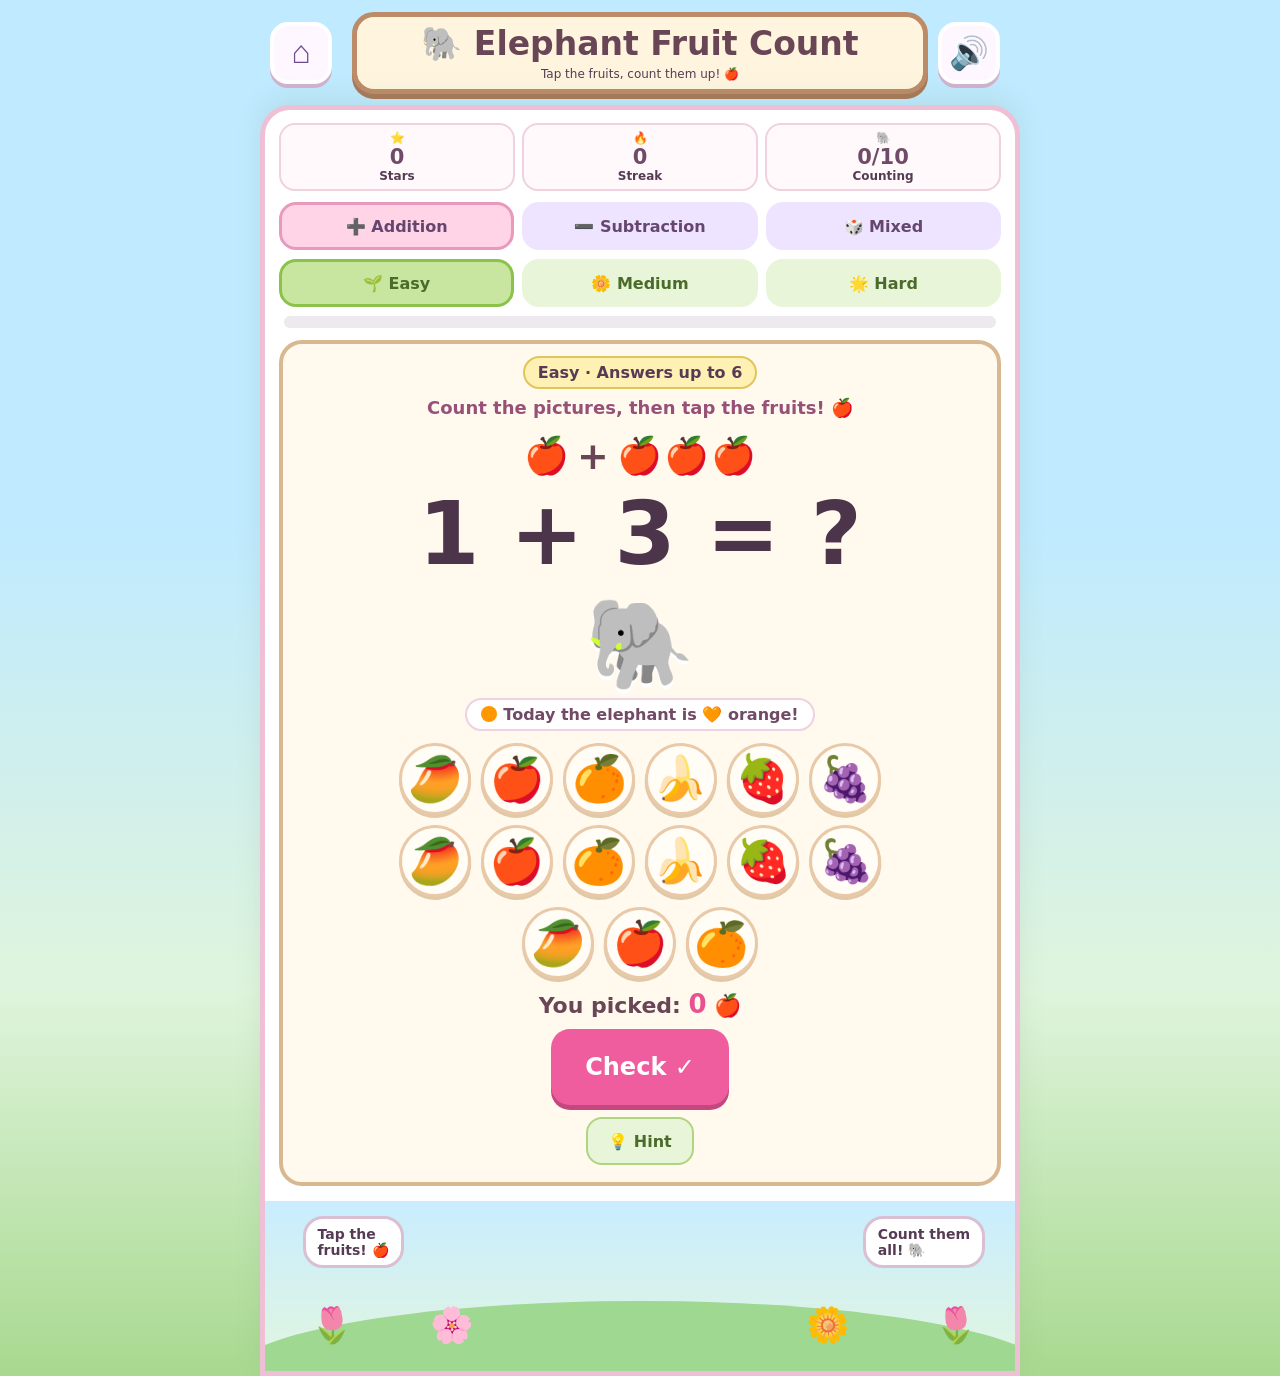
<file: math/elephant-count.html>
<!doctype html>
<html lang="en">
<head>
<meta charset="utf-8">
<meta name="viewport" content="width=device-width,initial-scale=1,viewport-fit=cover,user-scalable=no">
<title>Elephant Fruit Count</title>
<style>
*{box-sizing:border-box}html,body{margin:0;min-height:100%;font-family:"Trebuchet MS","Arial Rounded MT Bold",system-ui,sans-serif;color:#563b55}
body{background:linear-gradient(#bfeaff 0 38%,#dff4dc 72%,#a8d98f);overflow-x:hidden}
.page{width:min(760px,100%);margin:auto;min-height:100vh;position:relative}
.top{height:105px;display:grid;grid-template-columns:72px 1fr 72px;gap:10px;align-items:center;padding:10px}
.icon{height:62px;width:62px;border:4px solid white;border-radius:18px;background:#fff7ff;color:#704c8b;box-shadow:0 4px #d2b2cf;font-size:32px;cursor:pointer}
.sign{background:#fff5df;border:5px solid #bd8b68;border-radius:22px;text-align:center;padding:7px 4px;box-shadow:0 5px #a87859}.sign b{font-size:clamp(22px,5vw,33px);display:block;color:#684655}.sign small{font-size:12px}
.panel{background:#fff;border:5px solid #efbfd6;border-radius:30px 30px 0 0;position:relative;z-index:6;padding:13px 14px 25px;box-shadow:0 -8px 25px #688f6520}
.stats{display:grid;grid-template-columns:repeat(3,1fr);gap:7px}.stat{background:#fff9fb;border:2px solid #efd1df;border-radius:16px;text-align:center;padding:6px 2px;font-size:12px;font-weight:bold}.stat b{display:block;font-size:21px;color:#704a66}
.mode{display:flex;gap:8px;margin:11px 0 9px}.mode button{flex:1;padding:11px;border:3px solid transparent;border-radius:17px;background:#eee4ff;color:#65466f;font:inherit;font-weight:bold;cursor:pointer;min-height:48px}.mode .active{background:#ffd4e6;border-color:#e999bb}
.diff{display:flex;gap:8px;margin:0 0 9px}.diff button{flex:1;padding:11px;border:3px solid transparent;border-radius:17px;background:#e8f5d8;color:#4a6b2a;font:inherit;font-weight:bold;cursor:pointer;min-height:48px}.diff .active{background:#c8e6a0;border-color:#8bc34a}
.progress{height:12px;background:#eee9ef;border-radius:20px;overflow:hidden;margin:0 5px 12px}.bar{height:100%;width:0;background:linear-gradient(90deg,#8bc34a,#ff83b8);transition:.35s}
.question{background:#fff9ee;border:4px solid #d7b890;border-radius:23px;padding:12px 10px 17px;text-align:center}.badge{display:inline-block;background:#fff0b3;border:2px solid #e1c55c;border-radius:20px;padding:5px 13px;font-weight:bold}.message{min-height:27px;margin:8px 0;color:#975178;font-size:18px;font-weight:bold}
.visual{display:flex;flex-wrap:wrap;justify-content:center;align-items:center;gap:8px;font-size:36px;margin:8px 0 2px;min-height:48px}
.visual .vop{font-size:38px;font-weight:900;color:#684655}
.visual .vgroup{display:flex;flex-wrap:wrap;gap:2px;justify-content:center}
.visual .takeaway{opacity:.3;filter:grayscale(1)}
.visual.pulse{animation:pulse .45s ease-in-out 3}
@keyframes pulse{50%{transform:scale(1.07)}}
.problem{font-size:clamp(52px,14vw,88px);font-weight:900;line-height:1;margin:10px 0 14px;color:#4c344a}
.elephant-stage{text-align:center;margin:4px 0 6px}
.elephant{display:inline-block;font-size:88px;filter:drop-shadow(0 4px white);animation:bob 2.2s ease-in-out infinite}
@keyframes bob{50%{transform:translateY(-8px) rotate(-2deg)}}
.elephant.happy{animation:elebounce .6s ease-in-out}
@keyframes elebounce{25%{transform:translateY(-22px) rotate(-4deg)}55%{transform:translateY(0) rotate(3deg)}75%{transform:translateY(-10px)}}
.color-label{display:inline-block;margin-top:2px;background:#fff;border:2px solid #efd1df;border-radius:20px;padding:5px 14px;font-weight:bold;font-size:16px;color:#704a66}
.color-dot{display:inline-block;width:16px;height:16px;border-radius:50%;vertical-align:-2px;margin-right:6px}
.fruit-field{display:flex;flex-wrap:wrap;justify-content:center;gap:10px;max-width:520px;margin:12px auto 6px}
.fruit{width:72px;height:72px;min-width:72px;min-height:72px;border:3px solid #e9c9a8;border-radius:50%;background:#fffdf6;cursor:pointer;font-size:44px;padding:0;display:grid;place-items:center;position:relative;transition:transform .15s,opacity .15s;box-shadow:0 3px #e0c9a8}
.fruit:active{transform:scale(1.12)}
.fruit.picked{opacity:.45;transform:translateY(4px) scale(.94);border-color:#72bf83;box-shadow:0 2px #a8d5a2}
.fruit .tick{position:absolute;right:-4px;top:-4px;width:30px;height:30px;border-radius:50%;background:#72bf83;color:#fff;display:none;place-items:center;font-size:18px;font-weight:900;border:2px solid #fff}
.fruit.picked .tick{display:grid}
.picked-count{font-size:22px;font-weight:900;color:#684655;margin:10px 0 4px}
.picked-count b{color:#e85290;font-size:26px}
.check{display:block;margin:10px auto 0;min-height:76px;padding:12px 34px;border:0;border-radius:19px;background:#f05d9f;color:white;font:inherit;font-size:24px;font-weight:bold;box-shadow:0 5px #c44880;cursor:pointer}
.check:active{transform:translateY(3px);box-shadow:0 2px #c44880}
.check.shake{animation:shake .35s}
@keyframes shake{25%{transform:translateX(-7px)}75%{transform:translateX(7px)}}
.hint{margin-top:12px;background:#e8f5d8;border:2px solid #aed581;border-radius:16px;padding:10px 20px;font:inherit;font-size:16px;font-weight:bold;color:#4a6b2a;cursor:pointer;min-height:48px}
.bottomscene{margin:15px -14px -25px;height:170px;position:relative;overflow:hidden;background:linear-gradient(#c9edff,#e2f6df)}.bottomscene:after{content:"";position:absolute;left:-5%;bottom:-80px;width:110%;height:150px;background:#9ed891;border-radius:50% 50% 0 0}.bflower{position:absolute;z-index:3;font-size:35px;bottom:25px}.bf1{left:6%}.bf2{left:22%}.bf3{right:22%}.bf4{right:5%}.speech{position:absolute;z-index:5;background:white;border:3px solid #d9bfd1;border-radius:20px;padding:7px 12px;font-weight:bold;font-size:14px}.s1{left:5%;top:15px}.s2{right:4%;top:15px}
.petal{position:fixed;z-index:20;pointer-events:none;font-size:25px;animation:fall 1.3s ease-out forwards}@keyframes fall{to{transform:translateY(90vh) rotate(500deg);opacity:0}}
.modal{position:fixed;inset:0;background:#fff9;display:none;align-items:center;justify-content:center;z-index:30}.modal.show{display:flex}.modalin{width:min(430px,90%);background:white;border:5px solid #efb9d5;border-radius:28px;padding:23px;text-align:center;box-shadow:0 15px 50px #5d416050}.modalin .big{font-size:58px}.modalin h2{color:#8b4773}.modalin button{background:#ef5e9f;color:white;border:0;border-radius:18px;padding:12px 23px;font:inherit;font-weight:bold;min-height:48px;cursor:pointer}
@media(max-width:470px){.top{grid-template-columns:57px 1fr 57px}.icon{width:52px;height:52px;font-size:26px}.elephant{font-size:70px}.fruit{width:62px;height:62px;min-width:62px;min-height:62px;font-size:36px}.panel{padding-left:10px;padding-right:10px}.bottomscene{margin-left:-10px;margin-right:-10px}.visual{font-size:30px}}
</style>
</head>
<body>
<div class="page">
<div class="top"><button class="icon" onclick="location.href='../'">⌂</button><div class="sign"><b>🐘 Elephant Fruit Count</b><small>Tap the fruits, count them up! 🍎</small></div><button class="icon" id="muteBtn" onclick="toggleMute()">🔊</button></div>
<div class="panel">
<div class="stats"><div class="stat">⭐<b id="score">0</b>Stars</div><div class="stat">🔥<b id="streak">0</b>Streak</div><div class="stat">🐘<b id="roundCount">0/10</b>Counting</div></div>
<div class="mode"><button id="addBtn" class="active" onclick="setMode('add')">➕ Addition</button><button id="subBtn" onclick="setMode('sub')">➖ Subtraction</button><button id="mixBtn" onclick="setMode('mixed')">🎲 Mixed</button></div>
<div class="diff"><button id="easyBtn" class="active" onclick="setDiff('easy')">🌱 Easy</button><button id="medBtn" onclick="setDiff('medium')">🌼 Medium</button><button id="hardBtn" onclick="setDiff('hard')">🌟 Hard</button></div>
<div class="progress"><div class="bar" id="bar"></div></div>
<div class="question"><span class="badge" id="badge">Easy · Answers up to 6</span><div class="message" id="message">Count the fruits for the elephant! 🐘</div><div class="visual" id="visual"></div><div class="problem" id="problem">3 + 4 = ?</div>
<div class="elephant-stage"><div class="elephant" id="elephant">🐘</div><br><span class="color-label" id="colorLabel"><span class="color-dot" id="colorDot"></span><span id="colorText">Today the elephant is gray!</span></span></div>
<div class="fruit-field" id="fruitField"></div>
<div class="picked-count">You picked: <b id="pickedCount">0</b> 🍎</div>
<button class="check" id="checkBtn" onclick="checkAnswer()">Check ✓</button>
<button class="hint" id="hintBtn" onclick="showHint()">💡 Hint</button>
</div>
<div class="bottomscene"><div class="speech s1">Tap the<br>fruits! 🍎</div><div class="speech s2">Count them<br>all! 🐘</div><div class="bflower bf1">🌷</div><div class="bflower bf2">🌸</div><div class="bflower bf3">🌼</div><div class="bflower bf4">🌷</div></div>
</div></div>
<div class="modal" id="modal"><div class="modalin"><div class="big">🐘🍎🎉⭐</div><h2>You did it! 🎉</h2><p id="uptext">You counted 10 baskets of fruit! Amazing counting, Mitsuki!</p><button onclick="closeModal()">Play Again! 🐘</button></div></div>
<script>
let mode='add', diff='easy', currentOp='add', a=0, b=0, answer=0, picked=0, stars=0, streak=0, round=0, muted=false, locked=false;
const good=['Amazing! 🌸','You got it! 💕','Super counting! ⭐','Wonderful! 🎀','Perfect! 🐘','Ele-phantastic! ✨','Yummy! 🍎'];
const retry=['Good try! 🐘','Almost! Try again! 🌷','You can do it! 💕','Count the fruits again! 🍎','Take your time! 🌸'];
const fruits=['🍎','🍌','🍇','🍊','🍓','🥭'];
const emojis=['🍎','🍓','🍇','🍊'];
/* The elephant changes color every question. hue is the hue-rotate angle applied
   to the elephant; name + dot are shown in the label so it always matches. */
const ELEPHANT_COLORS=[
  {name:'purple', hue:265, dot:'#9b59b6', emoji:'💜'},
  {name:'pink', hue:320, dot:'#ec407a', emoji:'💗'},
  {name:'blue', hue:205, dot:'#42a5f5', emoji:'💙'},
  {name:'teal', hue:175, dot:'#26a69a', emoji:'🩵'},
  {name:'green', hue:130, dot:'#66bb6a', emoji:'💚'},
  {name:'orange', hue:25, dot:'#ff9800', emoji:'🧡'},
  {name:'red', hue:350, dot:'#ef5350', emoji:'❤️'},
  {name:'yellow', hue:55, dot:'#fdd835', emoji:'💛'}
];
let audioCtx=null;
function tone(f0,f1,dur,type){if(muted)return;try{audioCtx=audioCtx||new (window.AudioContext||window.webkitAudioContext)();const o=audioCtx.createOscillator(),g=audioCtx.createGain();o.type=type||'sine';o.frequency.setValueAtTime(f0,audioCtx.currentTime);o.frequency.exponentialRampToValueAtTime(Math.max(f1,1),audioCtx.currentTime+dur/1000);g.gain.setValueAtTime(.16,audioCtx.currentTime);g.gain.exponentialRampToValueAtTime(.001,audioCtx.currentTime+dur/1000);o.connect(g);g.connect(audioCtx.destination);o.start();o.stop(audioCtx.currentTime+dur/1000);}catch(e){}}
function ding(){tone(660,1320,220,'sine');setTimeout(()=>tone(880,1760,180,'sine'),90);}
function buzz(){tone(220,140,220,'triangle');}
function pop(){tone(500,760,90,'sine');}
function toggleMute(){muted=!muted;document.getElementById('muteBtn').textContent=muted?'🔇':'🔊';}
function rand(lo,hi){return Math.floor(Math.random()*(hi-lo+1))+lo}
function maxAns(){return diff==='easy'?6:diff==='medium'?9:12}
function diffLabel(){return diff==='easy'?'Easy':diff==='medium'?'Medium':'Hard'}
function setMode(m){mode=m;document.getElementById('addBtn').classList.toggle('active',m==='add');document.getElementById('subBtn').classList.toggle('active',m==='sub');document.getElementById('mixBtn').classList.toggle('active',m==='mixed');newProblem()}
function setDiff(d){diff=d;document.getElementById('easyBtn').classList.toggle('active',d==='easy');document.getElementById('medBtn').classList.toggle('active',d==='medium');document.getElementById('hardBtn').classList.toggle('active',d==='hard');newProblem()}
function newProblem(){
  locked=false;picked=0;
  const mx=maxAns();
  currentOp = mode==='mixed' ? (Math.random()<.5?'add':'sub') : mode;
  do{
    if(currentOp==='add'){a=rand(0,Math.min(9,mx));b=rand(0,Math.min(9,mx-a));answer=a+b;}
    else{a=rand(0,9);b=rand(Math.max(0,a-mx),a);answer=a-b;}
  }while(a===0&&b===0);
  document.getElementById('problem').textContent=`${a} ${currentOp==='add'?'+':'−'} ${b} = ?`;
  document.getElementById('message').textContent = diff==='easy' ? 'Count the pictures, then tap the fruits! 🍎' : 'Work it out in your head, then tap! 🧠';
  document.getElementById('pickedCount').textContent='0';
  paintElephant();
  renderVisual();
  renderFruits();
  update();
}
function paintElephant(){
  const c=ELEPHANT_COLORS[rand(0,ELEPHANT_COLORS.length-1)];
  const el=document.getElementById('elephant');
  el.style.filter=`drop-shadow(0 4px white) hue-rotate(${c.hue}deg) saturate(3)`;
  document.getElementById('colorDot').style.background=c.dot;
  document.getElementById('colorText').textContent=`Today the elephant is ${c.emoji} ${c.name}!`;
}
function renderVisual(){
  const v=document.getElementById('visual');
  const hint=document.getElementById('hintBtn');
  if(diff!=='easy'){v.innerHTML='';v.style.display='none';hint.style.display='none';return;}
  v.style.display='flex';hint.style.display='inline-block';
  const e=emojis[rand(0,emojis.length-1)];
  const group=(n,cls)=>`<span class="vgroup${cls?' '+cls:''}">${Array.from({length:n},()=>`<span>${e}</span>`).join('')}</span>`;
  const op=currentOp==='add'?'+':'−';
  v.innerHTML=group(a)+`<span class="vop">${op}</span>`+group(b,currentOp==='sub'?'takeaway':'');
}
function showHint(){
  const v=document.getElementById('visual');
  v.classList.remove('pulse');void v.offsetWidth;v.classList.add('pulse');
  document.getElementById('message').textContent='Count the pictures one by one! 🍎';
}
function renderFruits(){
  const box=document.getElementById('fruitField');
  box.innerHTML='';
  const shuffled=fruits.slice().sort(()=>Math.random()-.5);
  for(let i=0;i<15;i++){
    const btn=document.createElement('button');
    btn.className='fruit';
    btn.style.transform=`rotate(${rand(-8,8)}deg)`;
    btn.innerHTML=`${shuffled[i%shuffled.length]}<span class="tick">✓</span>`;
    btn.onclick=()=>toggleFruit(btn);
    box.appendChild(btn);
  }
}
function toggleFruit(btn){
  if(locked)return;
  if(btn.classList.contains('picked')){
    btn.classList.remove('picked');picked--;
  }else{
    btn.classList.add('picked');picked++;pop();
  }
  document.getElementById('pickedCount').textContent=picked;
}
function checkAnswer(){
  if(locked)return;
  const btn=document.getElementById('checkBtn');
  if(picked===answer){
    locked=true;stars++;streak++;round++;
    const el=document.getElementById('elephant');
    el.classList.remove('happy');void el.offsetWidth;el.classList.add('happy');
    document.getElementById('message').textContent=good[rand(0,good.length-1)];
    ding();celebrate();update();
    if(round>=10){setTimeout(showCelebration,900);}
    else{setTimeout(newProblem,1000);}
  }else{
    streak=0;buzz();
    btn.classList.add('shake');setTimeout(()=>btn.classList.remove('shake'),400);
    document.getElementById('message').textContent=`You picked ${picked} — count again! 🐘`;
    update();
  }
}
function update(){
  document.getElementById('score').textContent=stars;
  document.getElementById('streak').textContent=streak;
  document.getElementById('roundCount').textContent=round+'/10';
  document.getElementById('badge').textContent=`${diffLabel()} · Answers up to ${maxAns()}`;
  document.getElementById('bar').style.width=(round/10*100)+'%';
}
function celebrate(){const bits=['🌸','⭐','🎀','💕','✨','🌷','🍎','🐘'];for(let i=0;i<18;i++){let x=document.createElement('span');x.className='petal';x.textContent=bits[rand(0,bits.length-1)];x.style.left=rand(2,98)+'%';x.style.top=rand(3,20)+'%';x.style.animationDelay=(Math.random()*.2)+'s';document.body.appendChild(x);setTimeout(()=>x.remove(),1500)}}
function showCelebration(){round=0;update();celebrate();document.getElementById('modal').classList.add('show');}
function closeModal(){document.getElementById('modal').classList.remove('show');newProblem();}
newProblem()
</script><script>if("serviceWorker" in navigator){navigator.serviceWorker.register("../sw.js").catch(()=>{});}</script>
</body></html>
</file>
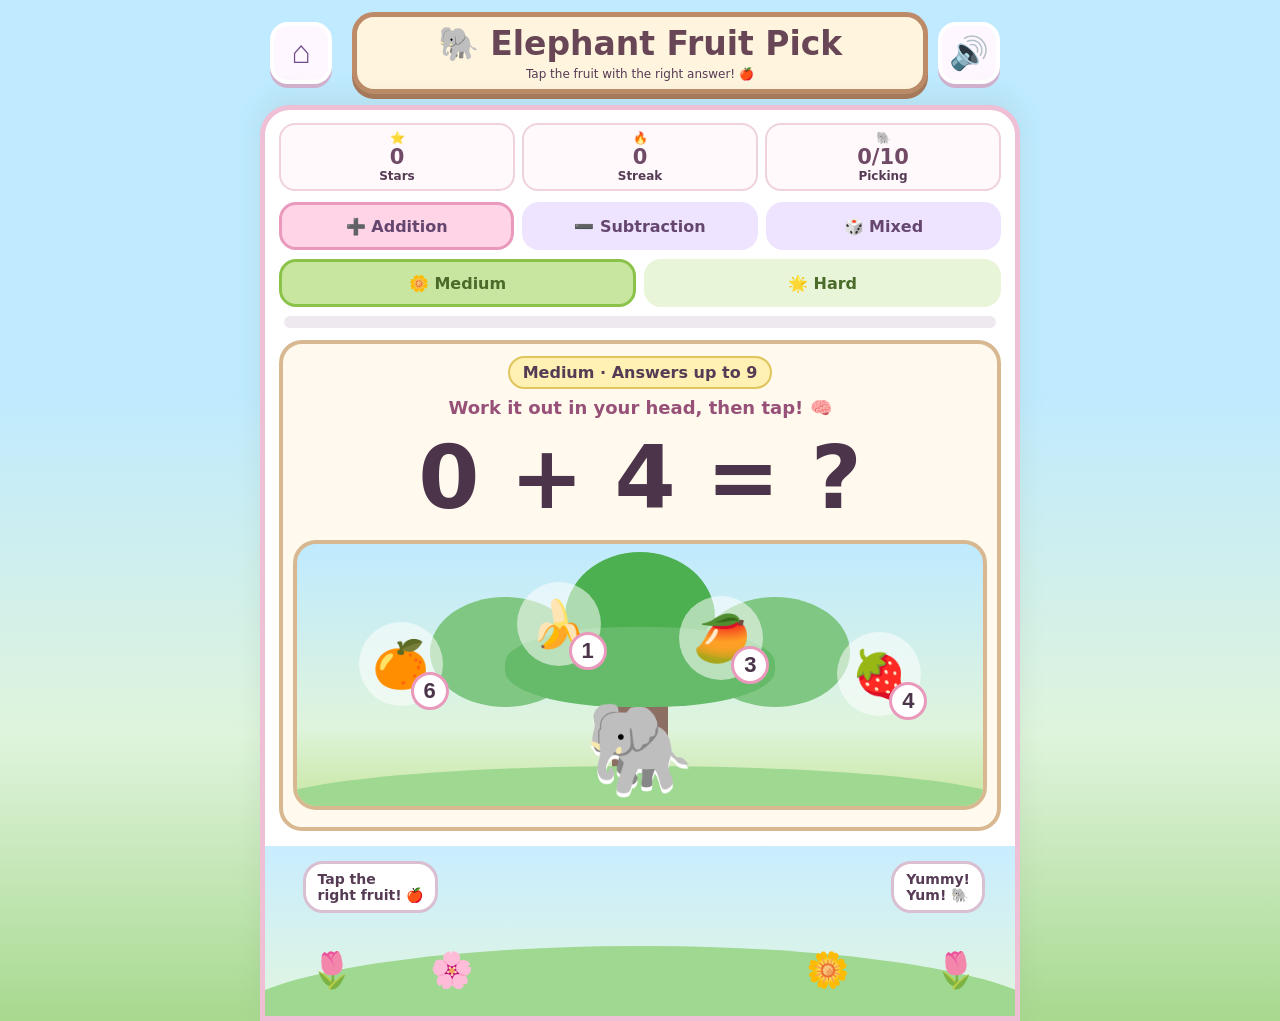
<file: math/elephant-fruit.html>
<!doctype html>
<html lang="en">
<head>
<meta charset="utf-8">
<meta name="viewport" content="width=device-width,initial-scale=1,viewport-fit=cover,user-scalable=no">
<title>Elephant Fruit Pick</title>
<style>
*{box-sizing:border-box}html,body{margin:0;min-height:100%;font-family:"Trebuchet MS","Arial Rounded MT Bold",system-ui,sans-serif;color:#563b55}
body{background:linear-gradient(#bfeaff 0 38%,#dff4dc 72%,#a8d98f);overflow-x:hidden}
.page{width:min(760px,100%);margin:auto;min-height:100vh;position:relative}
.top{height:105px;display:grid;grid-template-columns:72px 1fr 72px;gap:10px;align-items:center;padding:10px}
.icon{height:62px;width:62px;border:4px solid white;border-radius:18px;background:#fff7ff;color:#704c8b;box-shadow:0 4px #d2b2cf;font-size:32px;cursor:pointer}
.sign{background:#fff5df;border:5px solid #bd8b68;border-radius:22px;text-align:center;padding:7px 4px;box-shadow:0 5px #a87859}.sign b{font-size:clamp(22px,5vw,33px);display:block;color:#684655}.sign small{font-size:12px}
.sky{height:225px;position:relative;overflow:hidden}.cloud{position:absolute;font-size:48px;opacity:.8}.c1{left:3%;top:35px}.c2{right:5%;top:75px}.tree{position:absolute;font-size:80px;bottom:72px}.t1{left:0}.t2{right:0}.sun{position:absolute;right:25%;top:8px;font-size:45px}
.fence{position:absolute;left:10%;right:10%;bottom:62px;height:48px;border-bottom:7px solid #fff;opacity:.9}.fence:before{content:"";position:absolute;inset:-5px 0 0;background:repeating-linear-gradient(90deg,transparent 0 34px,#fff 34px 42px);clip-path:polygon(0 0,100% 0,100% 100%,0 100%)}
.char{position:absolute;bottom:26px;font-size:90px;z-index:4;filter:drop-shadow(0 5px white);animation:bob 2.2s ease-in-out infinite}.char.left{left:23%}.char.right{right:13%;animation-delay:.45s}
.chick{position:absolute;bottom:35px;left:49%;font-size:42px;z-index:5}.sign2{position:absolute;right:2%;bottom:72px;background:#fff2cf;border:3px solid #c8a26d;padding:7px 9px;transform:rotate(4deg);font-weight:bold;font-size:15px}
@keyframes bob{50%{transform:translateY(-8px) rotate(-2deg)}}
.panel{background:#fff;border:5px solid #efbfd6;border-radius:30px 30px 0 0;position:relative;z-index:6;padding:13px 14px 25px;box-shadow:0 -8px 25px #688f6520}
.stats{display:grid;grid-template-columns:repeat(3,1fr);gap:7px}.stat{background:#fff9fb;border:2px solid #efd1df;border-radius:16px;text-align:center;padding:6px 2px;font-size:12px;font-weight:bold}.stat b{display:block;font-size:21px;color:#704a66}
.mode{display:flex;gap:8px;margin:11px 0 9px}.mode button{flex:1;padding:11px;border:3px solid transparent;border-radius:17px;background:#eee4ff;color:#65466f;font:inherit;font-weight:bold;cursor:pointer;min-height:48px}.mode .active{background:#ffd4e6;border-color:#e999bb}
.diff{display:flex;gap:8px;margin:0 0 9px}.diff button{flex:1;padding:11px;border:3px solid transparent;border-radius:17px;background:#e8f5d8;color:#4a6b2a;font:inherit;font-weight:bold;cursor:pointer;min-height:48px}.diff .active{background:#c8e6a0;border-color:#8bc34a}
.progress{height:12px;background:#eee9ef;border-radius:20px;overflow:hidden;margin:0 5px 12px}.bar{height:100%;width:0;background:linear-gradient(90deg,#8bc34a,#ff83b8);transition:.35s}
.question{background:#fff9ee;border:4px solid #d7b890;border-radius:23px;padding:12px 10px 17px;text-align:center}.badge{display:inline-block;background:#fff0b3;border:2px solid #e1c55c;border-radius:20px;padding:5px 13px;font-weight:bold}.message{min-height:27px;margin:8px 0;color:#975178;font-size:18px;font-weight:bold}
.visual{display:flex;flex-wrap:wrap;justify-content:center;align-items:center;gap:8px;font-size:36px;margin:8px 0 2px;min-height:48px}
.visual .vop{font-size:38px;font-weight:900;color:#684655}
.visual .vgroup{display:flex;flex-wrap:wrap;gap:2px;justify-content:center}
.visual .takeaway{opacity:.3;filter:grayscale(1)}
.visual.pulse{animation:pulse .45s ease-in-out 3}
@keyframes pulse{50%{transform:scale(1.07)}}
.problem{font-size:clamp(52px,14vw,88px);font-weight:900;line-height:1;margin:10px 0 18px;color:#4c344a}
.hint{margin-top:12px;background:#e8f5d8;border:2px solid #aed581;border-radius:16px;padding:10px 20px;font:inherit;font-size:16px;font-weight:bold;color:#4a6b2a;cursor:pointer;min-height:48px}
.tree-scene{position:relative;height:270px;overflow:hidden;background:linear-gradient(#bfeaff,#dff4dc 70%,#c8e6a0);border:4px solid #d7b890;border-radius:23px;margin-top:12px}
.tree-trunk{position:absolute;left:50%;bottom:0;transform:translateX(-50%);width:56px;height:150px;background:#8d6e63;border-radius:24px 24px 0 0;z-index:1}
.tree-canopy{position:absolute;left:50%;transform:translateX(-50%);top:8px;width:420px;height:170px;z-index:2}
.tree-canopy i{position:absolute;border-radius:50%;background:#66bb6a}
.tree-canopy i:nth-child(1){left:0;top:45px;width:150px;height:110px;background:#81c784}
.tree-canopy i:nth-child(2){left:135px;top:0;width:150px;height:130px;background:#4caf50}
.tree-canopy i:nth-child(3){right:0;top:45px;width:150px;height:110px;background:#81c784}
.tree-canopy i:nth-child(4){left:75px;top:75px;width:270px;height:80px;background:#66bb6a;border-radius:45%}
.tree-ground{position:absolute;left:-5%;bottom:-40px;width:110%;height:80px;background:#9ed891;border-radius:50% 50% 0 0;z-index:1}
.elephant{position:absolute;left:50%;bottom:6px;transform:translateX(-50%);font-size:88px;z-index:5;filter:drop-shadow(0 4px white)}
.elephant.happy{animation:elebounce .6s ease-in-out}
@keyframes elebounce{25%{transform:translateX(-50%) translateY(-22px) rotate(-4deg)}55%{transform:translateX(-50%) translateY(0) rotate(3deg)}75%{transform:translateX(-50%) translateY(-10px)}}
.fruit{position:absolute;z-index:4;width:84px;height:84px;border:0;border-radius:50%;background:rgba(255,255,255,.55);cursor:pointer;display:grid;place-items:center;font-size:46px;padding:0;transition:transform .15s}
.fruit:active{transform:scale(1.12)}
.fruit .fruit-num{position:absolute;right:-6px;bottom:-4px;width:38px;height:38px;border-radius:50%;background:#fff;border:3px solid #e999bb;display:grid;place-items:center;font-size:22px;font-weight:900;color:#4c344a;font-family:inherit}
.fruit.f0{left:9%;top:78px}
.fruit.f1{left:32%;top:38px}
.fruit.f2{right:32%;top:52px}
.fruit.f3{right:9%;top:88px}
.fruit.picked{animation:fruitfall .8s ease-in forwards;pointer-events:none}
@keyframes fruitfall{40%{transform:translateY(90px) rotate(60deg)}100%{transform:translateY(165px) rotate(140deg);opacity:0}}
.fruit.wrong{animation:shake .35s;background:#ffd6df}
@keyframes shake{25%{transform:translateX(-7px)}75%{transform:translateX(7px)}}
.bottomscene{margin:15px -14px -25px;height:170px;position:relative;overflow:hidden;background:linear-gradient(#c9edff,#e2f6df)}.bottomscene:after{content:"";position:absolute;left:-5%;bottom:-80px;width:110%;height:150px;background:#9ed891;border-radius:50% 50% 0 0}.bflower{position:absolute;z-index:3;font-size:35px;bottom:25px}.bf1{left:6%}.bf2{left:22%}.bf3{right:22%}.bf4{right:5%}.speech{position:absolute;z-index:5;background:white;border:3px solid #d9bfd1;border-radius:20px;padding:7px 12px;font-weight:bold;font-size:14px}.s1{left:5%;top:15px}.s2{right:4%;top:15px}
.petal{position:fixed;z-index:20;pointer-events:none;font-size:25px;animation:fall 1.3s ease-out forwards}@keyframes fall{to{transform:translateY(90vh) rotate(500deg);opacity:0}}
.modal{position:fixed;inset:0;background:#fff9;display:none;align-items:center;justify-content:center;z-index:30}.modal.show{display:flex}.modalin{width:min(430px,90%);background:white;border:5px solid #efb9d5;border-radius:28px;padding:23px;text-align:center;box-shadow:0 15px 50px #5d416050}.modalin .big{font-size:58px}.modalin h2{color:#8b4773}.modalin button{background:#ef5e9f;color:white;border:0;border-radius:18px;padding:12px 23px;font:inherit;font-weight:bold;min-height:48px;cursor:pointer}
@media(max-width:470px){.top{grid-template-columns:57px 1fr 57px}.icon{width:52px;height:52px;font-size:26px}.tree-scene{height:240px}.tree-canopy{width:340px}.elephant{font-size:70px}.fruit{width:72px;height:72px;font-size:38px}.fruit .fruit-num{width:32px;height:32px;font-size:19px}.panel{padding-left:10px;padding-right:10px}.bottomscene{margin-left:-10px;margin-right:-10px}.visual{font-size:30px}}
</style>
</head>
<body>
<div class="page">
<div class="top"><button class="icon" onclick="location.href='../'">⌂</button><div class="sign"><b>🐘 Elephant Fruit Pick</b><small>Tap the fruit with the right answer! 🍎</small></div><button class="icon" id="muteBtn" onclick="toggleMute()">🔊</button></div>
<div class="panel">
<div class="stats"><div class="stat">⭐<b id="score">0</b>Stars</div><div class="stat">🔥<b id="streak">0</b>Streak</div><div class="stat">🐘<b id="roundCount">0/10</b>Picking</div></div>
<div class="mode"><button id="addBtn" class="active" onclick="setMode('add')">➕ Addition</button><button id="subBtn" onclick="setMode('sub')">➖ Subtraction</button><button id="mixBtn" onclick="setMode('mixed')">🎲 Mixed</button></div>
<div class="diff"><button id="easyBtn" style="display:none" onclick="setDiff('easy')">🌱 Easy</button><button id="medBtn" class="active" onclick="setDiff('medium')">🌼 Medium</button><button id="hardBtn" onclick="setDiff('hard')">🌟 Hard</button></div>
<div class="progress"><div class="bar" id="bar"></div></div>
<div class="question"><span class="badge" id="badge">Medium · Answers up to 9</span><div class="message" id="message">Help the elephant pick the right fruit! 🐘</div><div class="visual" id="visual"></div><div class="problem" id="problem">3 + 4 = ?</div>
<div class="tree-scene" id="treeScene">
  <div class="tree-canopy"><i></i><i></i><i></i><i></i></div>
  <div class="tree-trunk"></div>
  <div class="tree-ground"></div>
  <div id="fruits"></div>
  <div class="elephant" id="elephant">🐘</div>
</div>
<button class="hint" id="hintBtn" onclick="showHint()">💡 Hint</button>
</div>
<div class="bottomscene"><div class="speech s1">Tap the<br>right fruit! 🍎</div><div class="speech s2">Yummy!<br>Yum! 🐘</div><div class="bflower bf1">🌷</div><div class="bflower bf2">🌸</div><div class="bflower bf3">🌼</div><div class="bflower bf4">🌷</div></div>
</div></div>
<div class="modal" id="modal"><div class="modalin"><div class="big">🐘🍎🎉⭐</div><h2>You did it! 🎉</h2><p id="uptext">You picked 10 yummy fruits! Amazing counting, Mitsuki!</p><button onclick="closeModal()">Play Again! 🐘</button></div></div>
<script>
let mode='add', diff='medium', currentOp='add', a=0, b=0, answer=0, options=[], stars=0, streak=0, round=0, muted=false, locked=false;
const good=['Amazing! 🌸','You got it! 💕','Super picking! ⭐','Wonderful! 🎀','Perfect! 🐘','Ele-phantastic! ✨','Yummy! 🍎'];
const retry=['Good try! 🐘','Almost! Try again! 🌷','You can do it! 💕','Look at the tree again! 🍎','Take your time! 🌸'];
const fruits=['🍎','🍌','🍇','🍊','🍓','🥭'];
const emojis=['🍎','🍓','🍇','🍊'];
let audioCtx=null;
function tone(f0,f1,dur,type){if(muted)return;try{audioCtx=audioCtx||new (window.AudioContext||window.webkitAudioContext)();const o=audioCtx.createOscillator(),g=audioCtx.createGain();o.type=type||'sine';o.frequency.setValueAtTime(f0,audioCtx.currentTime);o.frequency.exponentialRampToValueAtTime(Math.max(f1,1),audioCtx.currentTime+dur/1000);g.gain.setValueAtTime(.16,audioCtx.currentTime);g.gain.exponentialRampToValueAtTime(.001,audioCtx.currentTime+dur/1000);o.connect(g);g.connect(audioCtx.destination);o.start();o.stop(audioCtx.currentTime+dur/1000);}catch(e){}}
function ding(){tone(660,1320,220,'sine');setTimeout(()=>tone(880,1760,180,'sine'),90);}
function buzz(){tone(220,140,220,'triangle');}
function toggleMute(){muted=!muted;document.getElementById('muteBtn').textContent=muted?'🔇':'🔊';}
function rand(lo,hi){return Math.floor(Math.random()*(hi-lo+1))+lo}
function maxAns(){return diff==='easy'?6:diff==='medium'?9:12}
function diffLabel(){return diff==='easy'?'Easy':diff==='medium'?'Medium':'Hard'}
function setMode(m){mode=m;document.getElementById('addBtn').classList.toggle('active',m==='add');document.getElementById('subBtn').classList.toggle('active',m==='sub');document.getElementById('mixBtn').classList.toggle('active',m==='mixed');newProblem()}
function setDiff(d){if(d==='easy')d='medium';diff=d;document.getElementById('easyBtn').classList.toggle('active',d==='easy');document.getElementById('medBtn').classList.toggle('active',d==='medium');document.getElementById('hardBtn').classList.toggle('active',d==='hard');newProblem()}
function newProblem(){
  locked=false;
  const mx=maxAns();
  currentOp = mode==='mixed' ? (Math.random()<.5?'add':'sub') : mode;
  do{
    if(currentOp==='add'){a=rand(0,Math.min(9,mx));b=rand(0,Math.min(9,mx-a));answer=a+b;}
    else{a=rand(0,9);b=rand(Math.max(0,a-mx),a);answer=a-b;}
  }while(a===0&&b===0);
  const set=new Set([answer]);
  while(set.size<4){
    const d=answer+rand(1,3)*(Math.random()<.5?-1:1);
    if(d>=0&&d<=12)set.add(d);
  }
  options=[...set].sort(()=>Math.random()-.5);
  document.getElementById('problem').textContent=`${a} ${currentOp==='add'?'+':'−'} ${b} = ?`;
  document.getElementById('message').textContent = diff==='easy' ? 'Count the pictures, then tap a fruit! 🍎' : 'Work it out in your head, then tap! 🧠';
  renderVisual();
  renderFruits();
  update();
}
function renderVisual(){
  const v=document.getElementById('visual');
  const hint=document.getElementById('hintBtn');
  if(diff!=='easy'){v.innerHTML='';v.style.display='none';hint.style.display='none';return;}
  v.style.display='flex';hint.style.display='inline-block';
  const e=emojis[rand(0,emojis.length-1)];
  const group=(n,cls)=>`<span class="vgroup${cls?' '+cls:''}">${Array.from({length:n},()=>`<span>${e}</span>`).join('')}</span>`;
  const op=currentOp==='add'?'+':'−';
  v.innerHTML=group(a)+`<span class="vop">${op}</span>`+group(b,currentOp==='sub'?'takeaway':'');
}
function showHint(){
  const v=document.getElementById('visual');
  v.classList.remove('pulse');void v.offsetWidth;v.classList.add('pulse');
  document.getElementById('message').textContent='Count the pictures one by one! 🍎';
}
function renderFruits(){
  const box=document.getElementById('fruits');
  box.innerHTML='';
  const used=fruits.slice().sort(()=>Math.random()-.5);
  options.forEach((val,i)=>{
    const btn=document.createElement('button');
    btn.className='fruit f'+i;
    btn.setAttribute('data-value',val);
    btn.innerHTML=`${used[i]}<span class="fruit-num">${val}</span>`;
    btn.onclick=()=>pickFruit(btn,val);
    box.appendChild(btn);
  });
}
function pickFruit(btn,val){
  if(locked)return;
  if(val===answer){
    locked=true;stars++;streak++;round++;
    btn.classList.add('picked');
    const el=document.getElementById('elephant');
    el.classList.remove('happy');void el.offsetWidth;el.classList.add('happy');
    document.getElementById('message').textContent=good[rand(0,good.length-1)];
    ding();celebrate();update();
    if(round>=10){setTimeout(showCelebration,900);}
    else{setTimeout(newProblem,1000);}
  }else{
    streak=0;buzz();
    btn.classList.add('wrong');setTimeout(()=>btn.classList.remove('wrong'),400);
    document.getElementById('message').textContent=retry[rand(0,retry.length-1)];
    update();
  }
}
function update(){
  document.getElementById('score').textContent=stars;
  document.getElementById('streak').textContent=streak;
  document.getElementById('roundCount').textContent=round+'/10';
  document.getElementById('badge').textContent=`${diffLabel()} · Answers up to ${maxAns()}`;
  document.getElementById('bar').style.width=(round/10*100)+'%';
}
function celebrate(){const bits=['🌸','⭐','🎀','💕','✨','🌷','🍎','🐘'];for(let i=0;i<18;i++){let x=document.createElement('span');x.className='petal';x.textContent=bits[rand(0,bits.length-1)];x.style.left=rand(2,98)+'%';x.style.top=rand(3,20)+'%';x.style.animationDelay=(Math.random()*.2)+'s';document.body.appendChild(x);setTimeout(()=>x.remove(),1500)}}
function showCelebration(){round=0;update();celebrate();document.getElementById('modal').classList.add('show');}
function closeModal(){document.getElementById('modal').classList.remove('show');newProblem();}
newProblem()
</script><script>if("serviceWorker" in navigator){navigator.serviceWorker.register("../sw.js").catch(()=>{});}</script>
</body></html>
</file>
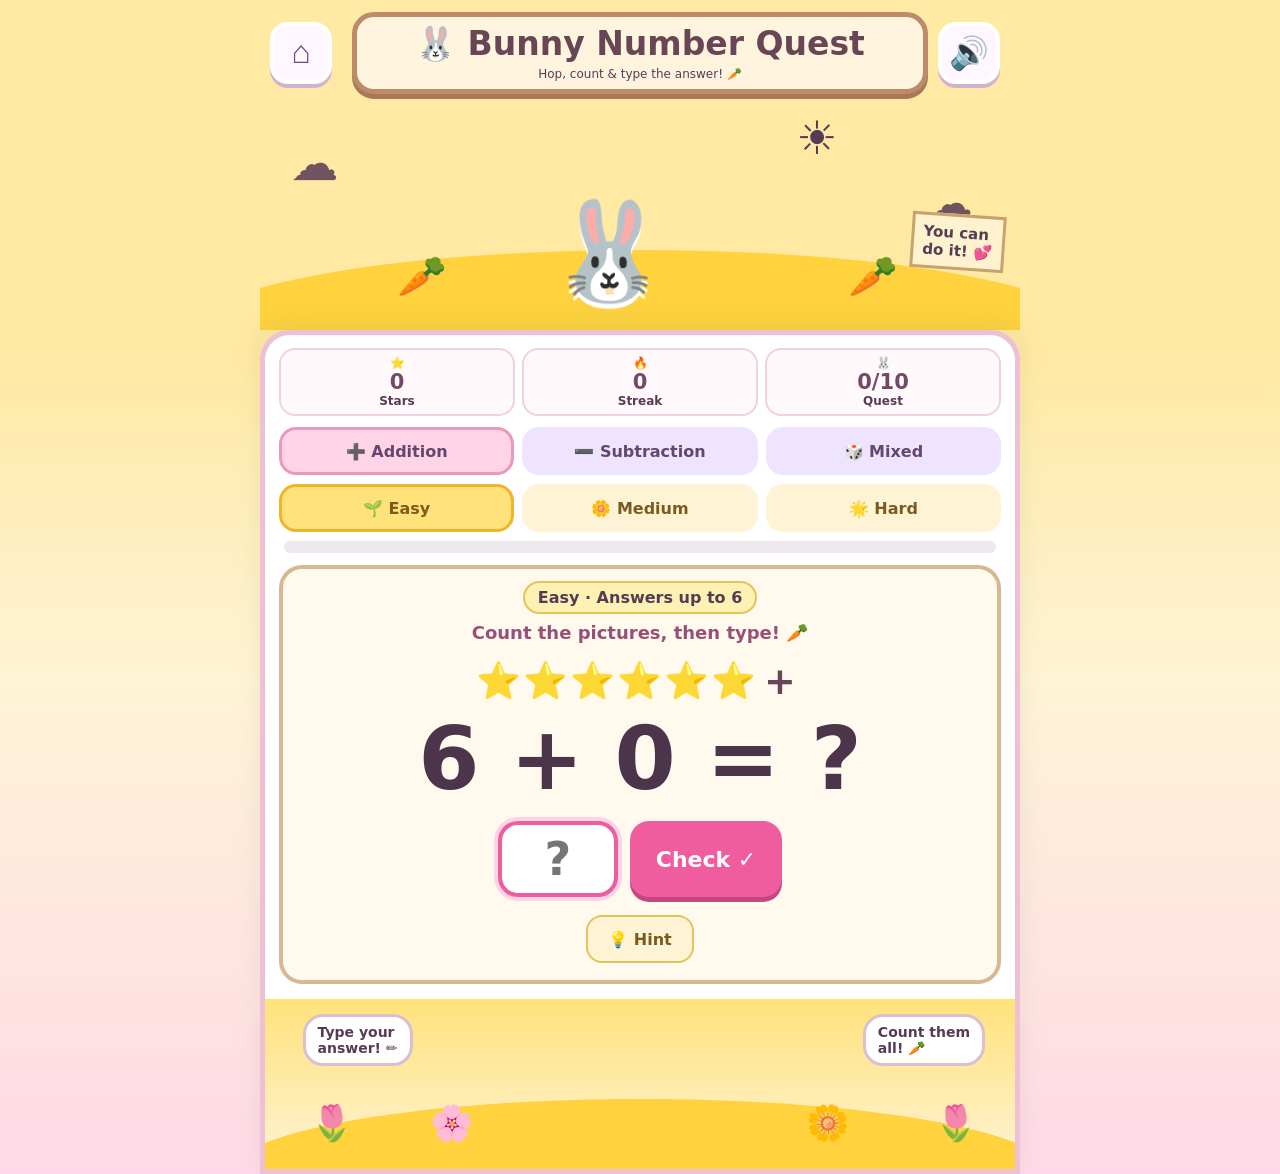
<file: math/number-quest.html>
<!doctype html>
<html lang="en">
<head>
<meta charset="utf-8">
<meta name="viewport" content="width=device-width,initial-scale=1,viewport-fit=cover,user-scalable=no">
<title>Bunny Number Quest</title>
<style>
*{box-sizing:border-box}html,body{margin:0;min-height:100%;font-family:"Trebuchet MS","Arial Rounded MT Bold",system-ui,sans-serif;color:#563b55}
body{background:linear-gradient(#ffe9a3 0 30%,#fff3d6 58%,#ffd9e8);overflow-x:hidden}
.page{width:min(760px,100%);margin:auto;min-height:100vh;position:relative}
.top{height:105px;display:grid;grid-template-columns:72px 1fr 72px;gap:10px;align-items:center;padding:10px}
.icon{height:62px;width:62px;border:4px solid white;border-radius:18px;background:#fff7ff;color:#704c8b;box-shadow:0 4px #d2b2cf;font-size:32px;cursor:pointer}
.sign{background:#fff5df;border:5px solid #bd8b68;border-radius:22px;text-align:center;padding:7px 4px;box-shadow:0 5px #a87859}.sign b{font-size:clamp(22px,5vw,33px);display:block;color:#684655}.sign small{font-size:12px}
.sky{height:225px;position:relative;overflow:hidden}.cloud{position:absolute;font-size:48px;opacity:.85}.c1{left:4%;top:30px}.c2{right:6%;top:70px}.sun{position:absolute;right:24%;top:6px;font-size:46px}
.hill{position:absolute;left:-10%;bottom:-90px;width:120%;height:170px;background:#ffd23e;border-radius:50% 50% 0 0}
.bunny{position:absolute;bottom:22px;font-size:96px;z-index:4;filter:drop-shadow(0 5px white);animation:bob 2.2s ease-in-out infinite;left:38%}
.carrot{position:absolute;bottom:30px;font-size:40px;z-index:5}.car1{left:18%}.car2{right:16%}
.sign2{position:absolute;right:2%;bottom:60px;background:#fff2cf;border:3px solid #c8a26d;padding:7px 9px;transform:rotate(4deg);font-weight:bold;font-size:15px;z-index:5}
@keyframes bob{50%{transform:translateY(-8px) rotate(-2deg)}}
.panel{background:#fff;border:5px solid #efbfd6;border-radius:30px 30px 0 0;position:relative;z-index:6;padding:13px 14px 25px;box-shadow:0 -8px 25px #688f6520}
.stats{display:grid;grid-template-columns:repeat(3,1fr);gap:7px}.stat{background:#fff9fb;border:2px solid #efd1df;border-radius:16px;text-align:center;padding:6px 2px;font-size:12px;font-weight:bold}.stat b{display:block;font-size:21px;color:#704a66}
.mode{display:flex;gap:8px;margin:11px 0 9px}.mode button{flex:1;padding:11px;border:3px solid transparent;border-radius:17px;background:#eee4ff;color:#65466f;font:inherit;font-weight:bold;cursor:pointer;min-height:48px}.mode .active{background:#ffd4e6;border-color:#e999bb}
.diff{display:flex;gap:8px;margin:0 0 9px}.diff button{flex:1;padding:11px;border:3px solid transparent;border-radius:17px;background:#fff3d6;color:#7a5b1e;font:inherit;font-weight:bold;cursor:pointer;min-height:48px}.diff .active{background:#ffe27a;border-color:#f0b429}
.progress{height:12px;background:#eee9ef;border-radius:20px;overflow:hidden;margin:0 5px 12px}.bar{height:100%;width:0;background:linear-gradient(90deg,#ffc93d,#ff83b8);transition:.35s}
.question{background:#fff9ee;border:4px solid #d7b890;border-radius:23px;padding:12px 10px 17px;text-align:center}.badge{display:inline-block;background:#fff0b3;border:2px solid #e1c55c;border-radius:20px;padding:5px 13px;font-weight:bold}.message{min-height:27px;margin:8px 0;color:#975178;font-size:18px;font-weight:bold}
.visual{display:flex;flex-wrap:wrap;justify-content:center;align-items:center;gap:8px;font-size:36px;margin:8px 0 2px;min-height:48px}
.visual .vop{font-size:38px;font-weight:900;color:#684655}
.visual .vgroup{display:flex;flex-wrap:wrap;gap:2px;justify-content:center}
.visual .takeaway{opacity:.3;filter:grayscale(1)}
.visual.pulse{animation:pulse .45s ease-in-out 3}
@keyframes pulse{50%{transform:scale(1.07)}}
.problem{font-size:clamp(52px,14vw,88px);font-weight:900;line-height:1;margin:10px 0 18px;color:#4c344a}
.answer-row{display:flex;gap:12px;justify-content:center;align-items:center;margin:6px 0}
#answerInput{width:120px;height:76px;font-size:46px;font-weight:900;text-align:center;font-family:inherit;color:#4c344a;border:4px solid #e9b8d0;border-radius:20px;background:#fff;outline:none}
#answerInput:focus{border-color:#f05d9f;box-shadow:0 0 0 4px #ffd4e6}
#answerInput.shake{animation:shake .35s;border-color:#e05252}
@keyframes shake{25%{transform:translateX(-7px)}75%{transform:translateX(7px)}}
.check{min-height:76px;padding:12px 26px;border:0;border-radius:19px;background:#f05d9f;color:white;font:inherit;font-size:22px;font-weight:bold;box-shadow:0 5px #c44880;cursor:pointer}
.check:active{transform:translateY(3px);box-shadow:0 2px #c44880}
.hint{margin-top:12px;background:#fff3d6;border:2px solid #e1c55c;border-radius:16px;padding:10px 20px;font:inherit;font-size:16px;font-weight:bold;color:#7a5b1e;cursor:pointer;min-height:48px}
.bottomscene{margin:15px -14px -25px;height:170px;position:relative;overflow:hidden;background:linear-gradient(#ffe27a,#fff3d6)}.bottomscene:after{content:"";position:absolute;left:-5%;bottom:-80px;width:110%;height:150px;background:#ffd23e;border-radius:50% 50% 0 0}.bflower{position:absolute;z-index:3;font-size:35px;bottom:25px}.bf1{left:6%}.bf2{left:22%}.bf3{right:22%}.bf4{right:5%}.speech{position:absolute;z-index:5;background:white;border:3px solid #d9bfd1;border-radius:20px;padding:7px 12px;font-weight:bold;font-size:14px}.s1{left:5%;top:15px}.s2{right:4%;top:15px}
.petal{position:fixed;z-index:20;pointer-events:none;font-size:25px;animation:fall 1.3s ease-out forwards}@keyframes fall{to{transform:translateY(90vh) rotate(500deg);opacity:0}}
.modal{position:fixed;inset:0;background:#fff9;display:none;align-items:center;justify-content:center;z-index:30}.modal.show{display:flex}.modalin{width:min(430px,90%);background:white;border:5px solid #efb9d5;border-radius:28px;padding:23px;text-align:center;box-shadow:0 15px 50px #5d416050}.modalin .big{font-size:58px}.modalin h2{color:#8b4773}.modalin button{background:#ef5e9f;color:white;border:0;border-radius:18px;padding:12px 23px;font:inherit;font-weight:bold;min-height:48px;cursor:pointer}
@media(max-width:470px){.top{grid-template-columns:57px 1fr 57px}.icon{width:52px;height:52px;font-size:26px}.sky{height:200px}.bunny{font-size:74px;left:36%}.panel{padding-left:10px;padding-right:10px}.bottomscene{margin-left:-10px;margin-right:-10px}.visual{font-size:30px}}
</style>
</head>
<body>
<div class="page">
<div class="top"><button class="icon" onclick="location.href='../'">⌂</button><div class="sign"><b>🐰 Bunny Number Quest</b><small>Hop, count &amp; type the answer! 🥕</small></div><button class="icon" id="muteBtn" onclick="toggleMute()">🔊</button></div>
<div class="sky"><div class="sun">☀️</div><div class="cloud c1">☁️</div><div class="cloud c2">☁️</div><div class="hill"></div><div class="bunny">🐰</div><div class="carrot car1">🥕</div><div class="carrot car2">🥕</div><div class="sign2">You can<br>do it! 💕</div></div>
<div class="panel">
<div class="stats"><div class="stat">⭐<b id="score">0</b>Stars</div><div class="stat">🔥<b id="streak">0</b>Streak</div><div class="stat">🐰<b id="roundCount">0/10</b>Quest</div></div>
<div class="mode"><button id="addBtn" class="active" onclick="setMode('add')">➕ Addition</button><button id="subBtn" onclick="setMode('sub')">➖ Subtraction</button><button id="mixBtn" onclick="setMode('mixed')">🎲 Mixed</button></div>
<div class="diff"><button id="easyBtn" class="active" onclick="setDiff('easy')">🌱 Easy</button><button id="medBtn" onclick="setDiff('medium')">🌼 Medium</button><button id="hardBtn" onclick="setDiff('hard')">🌟 Hard</button></div>
<div class="progress"><div class="bar" id="bar"></div></div>
<div class="question"><span class="badge" id="badge">Easy · Answers up to 6</span><div class="message" id="message">Count the carrots, then type! 🥕</div><div class="visual" id="visual"></div><div class="problem" id="problem">3 + 4 = ?</div>
<div class="answer-row"><input id="answerInput" type="text" inputmode="numeric" pattern="[0-9]*" maxlength="2" placeholder="?" autocomplete="off" autocorrect="off" autocapitalize="off"><button class="check" id="checkBtn" onclick="checkAnswer()">Check ✓</button></div>
<button class="hint" id="hintBtn" onclick="showHint()">💡 Hint</button>
</div>
<div class="bottomscene"><div class="speech s1">Type your<br>answer! ✏️</div><div class="speech s2">Count them<br>all! 🥕</div><div class="bflower bf1">🌷</div><div class="bflower bf2">🌸</div><div class="bflower bf3">🌼</div><div class="bflower bf4">🌷</div></div>
</div></div>
<div class="modal" id="modal"><div class="modalin"><div class="big">🐰🎉🥕⭐</div><h2>You did it! 🎉</h2><p id="uptext">You finished 10 questions! Amazing counting, Mitsuki!</p><button onclick="closeModal()">Play Again! 🐰</button></div></div>
<script>
let mode='add', diff='easy', currentOp='add', a=0, b=0, answer=0, stars=0, streak=0, round=0, muted=false, locked=false;
const good=['Amazing! 🌸','You got it! 💕','Super counting! ⭐','Wonderful! 🎀','Perfect! 🐰','Bunny-rific! ✨','Hop-tastic! 🥕'];
const retry=['Good try! 🐰','Almost! Try again! 🌷','You can do it! 💕','Count once more! 🥕','Take your time! 🌸'];
const emojis=['🥕','🍓','🌸','⭐'];
let audioCtx=null;
function tone(f0,f1,dur,type){if(muted)return;try{audioCtx=audioCtx||new (window.AudioContext||window.webkitAudioContext)();const o=audioCtx.createOscillator(),g=audioCtx.createGain();o.type=type||'sine';o.frequency.setValueAtTime(f0,audioCtx.currentTime);o.frequency.exponentialRampToValueAtTime(Math.max(f1,1),audioCtx.currentTime+dur/1000);g.gain.setValueAtTime(.16,audioCtx.currentTime);g.gain.exponentialRampToValueAtTime(.001,audioCtx.currentTime+dur/1000);o.connect(g);g.connect(audioCtx.destination);o.start();o.stop(audioCtx.currentTime+dur/1000);}catch(e){}}
function ding(){tone(660,1320,220,'sine');setTimeout(()=>tone(880,1760,180,'sine'),90);}
function buzz(){tone(220,140,220,'triangle');}
function toggleMute(){muted=!muted;document.getElementById('muteBtn').textContent=muted?'🔇':'🔊';}
function rand(lo,hi){return Math.floor(Math.random()*(hi-lo+1))+lo}
function maxAns(){return diff==='easy'?6:diff==='medium'?9:12}
function diffLabel(){return diff==='easy'?'Easy':diff==='medium'?'Medium':'Hard'}
function setMode(m){mode=m;document.getElementById('addBtn').classList.toggle('active',m==='add');document.getElementById('subBtn').classList.toggle('active',m==='sub');document.getElementById('mixBtn').classList.toggle('active',m==='mixed');newProblem()}
function setDiff(d){diff=d;document.getElementById('easyBtn').classList.toggle('active',d==='easy');document.getElementById('medBtn').classList.toggle('active',d==='medium');document.getElementById('hardBtn').classList.toggle('active',d==='hard');newProblem()}
function newProblem(){
  locked=false;
  const mx=maxAns();
  currentOp = mode==='mixed' ? (Math.random()<.5?'add':'sub') : mode;
  do{
    if(currentOp==='add'){a=rand(0,Math.min(9,mx));b=rand(0,Math.min(9,mx-a));answer=a+b;}
    else{a=rand(0,9);b=rand(Math.max(0,a-mx),a);answer=a-b;}
  }while(a===0&&b===0);
  document.getElementById('problem').textContent=`${a} ${currentOp==='add'?'+':'−'} ${b} = ?`;
  document.getElementById('message').textContent = diff==='easy' ? 'Count the pictures, then type! 🥕' : 'Work it out in your head! 🧠';
  const input=document.getElementById('answerInput');
  input.value='';input.disabled=false;input.classList.remove('shake');
  renderVisual();
  update();
  input.focus();
}
function renderVisual(){
  const v=document.getElementById('visual');
  const hint=document.getElementById('hintBtn');
  if(diff!=='easy'){v.innerHTML='';v.style.display='none';hint.style.display='none';return;}
  v.style.display='flex';hint.style.display='inline-block';
  const e=emojis[rand(0,emojis.length-1)];
  const group=(n,cls)=>`<span class="vgroup${cls?' '+cls:''}">${Array.from({length:n},()=>`<span>${e}</span>`).join('')}</span>`;
  const op=currentOp==='add'?'+':'−';
  v.innerHTML=group(a)+`<span class="vop">${op}</span>`+group(b,currentOp==='sub'?'takeaway':'');
}
function showHint(){
  const v=document.getElementById('visual');
  v.classList.remove('pulse');void v.offsetWidth;v.classList.add('pulse');
  document.getElementById('message').textContent='Count the pictures one by one! 🥕';
}
function checkAnswer(){
  if(locked)return;
  const input=document.getElementById('answerInput');
  const val=input.value.trim();
  if(val===''||isNaN(Number(val))){document.getElementById('message').textContent='Type a number first! ✏️';input.classList.add('shake');setTimeout(()=>input.classList.remove('shake'),400);input.focus();return;}
  const n=parseInt(val,10);
  if(n===answer){
    locked=true;stars++;streak++;round++;
    document.getElementById('message').textContent=good[rand(0,good.length-1)];
    input.disabled=true;ding();celebrate();update();
    if(round>=10){setTimeout(showCelebration,700);}
    else{setTimeout(newProblem,900);}
  }else{
    streak=0;buzz();
    input.classList.add('shake');setTimeout(()=>input.classList.remove('shake'),400);
    document.getElementById('message').textContent=retry[rand(0,retry.length-1)];
    update();input.select();input.focus();
  }
}
function update(){
  document.getElementById('score').textContent=stars;
  document.getElementById('streak').textContent=streak;
  document.getElementById('roundCount').textContent=round+'/10';
  document.getElementById('badge').textContent=`${diffLabel()} · Answers up to ${maxAns()}`;
  document.getElementById('bar').style.width=(round/10*100)+'%';
}
function celebrate(){const bits=['🌸','⭐','🎀','💕','✨','🌷','🥕','🐰'];for(let i=0;i<18;i++){let x=document.createElement('span');x.className='petal';x.textContent=bits[rand(0,bits.length-1)];x.style.left=rand(2,98)+'%';x.style.top=rand(3,20)+'%';x.style.animationDelay=(Math.random()*.2)+'s';document.body.appendChild(x);setTimeout(()=>x.remove(),1500)}}
function showCelebration(){round=0;update();celebrate();document.getElementById('modal').classList.add('show');}
function closeModal(){document.getElementById('modal').classList.remove('show');newProblem();}
document.getElementById('answerInput').addEventListener('keydown',e=>{if(e.key==='Enter')checkAnswer();});
newProblem()
</script><script>if("serviceWorker" in navigator){navigator.serviceWorker.register("../sw.js").catch(()=>{});}</script>
</body></html>
</file>
<file: kana/style.css>
*{box-sizing:border-box;-webkit-tap-highlight-color:transparent}
:root{font-family:-apple-system,BlinkMacSystemFont,"SF Pro Rounded","Hiragino Sans",sans-serif;color:#302c2a;background:#fffaf2}
body{margin:0;min-height:100vh;min-height:100dvh;background:radial-gradient(circle at 50% 0,#fff 0,#fffaf2 48%,#f7eee3 100%);touch-action:manipulation}
button{font:inherit;border:0;cursor:pointer}
.app{width:min(920px,100%);margin:auto;padding:clamp(18px,4vw,42px) clamp(16px,4vw,38px) 30px}
header{display:flex;align-items:center;justify-content:space-between;margin-bottom:22px}
.eyebrow{font-size:11px;letter-spacing:.16em;font-weight:800;color:#a27f68;margin-bottom:4px}
h1{font-size:clamp(28px,5vw,40px);line-height:1;margin:0;font-weight:800;letter-spacing:-.04em}
.icon-btn{width:42px;height:42px;border-radius:50%;background:#fff;border:1px solid #eadfd4;color:#806b5b;font-size:24px;box-shadow:0 2px 8px #0000000d}
.mode-row{display:grid;grid-template-columns:1fr 1fr;gap:10px;background:#eee7df;padding:5px;border-radius:16px;margin-bottom:18px}
.mode{padding:12px;border-radius:12px;background:transparent;color:#806f62;font-weight:750}
.mode.active{background:#fff;box-shadow:0 2px 7px #00000012;color:#342e2a}
.random-btn{display:block;width:100%;padding:11px 14px;border-radius:13px;background:#fff;border:1px solid #eadfd4;color:#806f62;font-weight:750;margin-bottom:18px;box-shadow:0 2px 7px #00000008}
.random-btn.active{background:#f5e6dc;color:#a05f43;border-color:#e5c7b5}
.progress-wrap{margin:0 3px 18px}
.progress-label{display:flex;justify-content:space-between;font-size:13px;font-weight:700;color:#8c786a;margin-bottom:7px}
.progress{height:7px;border-radius:9px;background:#e8ddd2;overflow:hidden}
.progress div{height:100%;width:2%;background:#d78d6d;border-radius:9px;transition:width .25s}
.practice-card{background:#fff;border:1px solid #eee3d8;border-radius:28px;padding:22px;box-shadow:0 12px 38px #4b39290e;text-align:center}
.instruction-row{display:grid;grid-template-columns:minmax(0,1fr) 220px;gap:18px;align-items:center;margin-bottom:14px}
.character-side{text-align:center}
.character{font-size:clamp(64px,11vw,96px);font-weight:500;line-height:.95;color:#332d2a}
.romaji{font-size:19px;font-weight:800;color:#b47a5e;margin-top:6px}
.hint{font-size:13px;color:#9b8c81;margin:9px 0 0}
.stroke-side{text-align:center}
.stroke-title{font-size:15px;font-weight:850;letter-spacing:.08em;color:#8d7565;margin-bottom:4px}
.stroke-order{width:220px;height:180px;margin:0 auto;border-radius:18px;background:#fcfaf7;border:1px solid #eee2d7;display:flex;align-items:center;justify-content:center;overflow:hidden}.stroke-order svg{width:100%;height:100%}.stroke-loading{font-size:12px;color:#b4a69b}.stroke-number{fill:#d78d6d;font-family:-apple-system,BlinkMacSystemFont,sans-serif;font-size:220px;font-weight:900}
.canvas-wrap{position:relative;width:100%;height:min(49vh,420px);min-height:280px;border-radius:20px;background:#fcfaf7;border:2px dashed #eaded2;overflow:hidden;touch-action:none}
canvas{position:absolute;inset:0;width:100%;height:100%}
#guideCanvas{opacity:.85}
#drawCanvas{touch-action:none}
.actions{display:flex;gap:10px;margin-top:14px}
.actions button{flex:1;padding:14px;border-radius:15px;font-weight:800;font-size:16px}
.secondary{background:#f3eee9;color:#76665a}
.primary{background:#d78d6d;color:#fff;box-shadow:0 4px 10px #d78d6d38}
.feedback{height:28px;margin-top:8px;font-weight:800;font-size:15px;color:#6b8d68}
.quick-nav{display:flex;align-items:center;justify-content:center;gap:16px;margin-top:18px}
.quick-nav>button{width:45px;height:45px;border-radius:50%;background:#fff;border:1px solid #eadfd4;color:#705f52;font-size:22px}
#dots{display:flex;gap:5px;max-width:70%;overflow:hidden}
.dot{width:7px;height:7px;border-radius:50%;background:#d9cbbf;flex:0 0 auto}
.dot.active{background:#c87958;transform:scale(1.35)}
@media (max-width:600px){
  .app{padding-top:20px}.practice-card{padding:16px}.canvas-wrap{min-height:260px;height:42vh}
  .instruction-row{grid-template-columns:minmax(0,1fr) 145px;gap:8px}
  .stroke-order{width:145px;height:145px;border-radius:15px}
  .stroke-title{font-size:13px}
  .stroke-number{font-size:220px}
  .character{font-size:clamp(58px,16vw,82px)}
  .romaji{font-size:17px}
}

/* ---------- Quiz mode + celebrations ---------- */
.hidden{display:none!important}
.view-row{display:grid;grid-template-columns:1fr 1fr;gap:10px;background:#eee7df;padding:5px;border-radius:16px;margin-bottom:18px}
.view{padding:12px;border-radius:12px;background:transparent;color:#806f62;font-weight:750}
.view.active{background:#fff;box-shadow:0 2px 7px #00000012;color:#342e2a}
.quiz-card{background:#fff;border:1px solid #eee3d8;border-radius:28px;padding:22px;box-shadow:0 12px 38px #4b39290e;text-align:center}
.quiz-prompt{font-size:22px;font-weight:800;color:#342e2a;margin-bottom:16px}
.quiz-prompt span{color:#c87958;font-size:26px}
.quiz-options{display:grid;grid-template-columns:1fr 1fr;gap:12px}
.quiz-option{padding:26px 10px;border-radius:18px;background:#fcfaf7;border:2px solid #eaded2;font-size:56px;font-weight:500;color:#332d2a}
.quiz-option.correct{background:#e3f2e1;border-color:#6b8d68}
.quiz-option.wrong{background:#fbe9e5;border-color:#d78d6d;animation:shake .3s}
.quiz-option:disabled{opacity:.9;cursor:default}
.quiz-next{margin-top:14px;padding:12px 20px;border-radius:14px;background:#f3eee9;color:#76665a;font-weight:800}
@keyframes shake{0%,100%{transform:translateX(0)}25%{transform:translateX(-6px)}75%{transform:translateX(6px)}}
.confetti-piece{position:fixed;top:-12px;width:10px;height:14px;border-radius:2px;z-index:9999;pointer-events:none;animation:fall 1.5s ease-in forwards}
@keyframes fall{to{transform:translateY(105vh) rotate(720deg);opacity:.7}}
</file>
